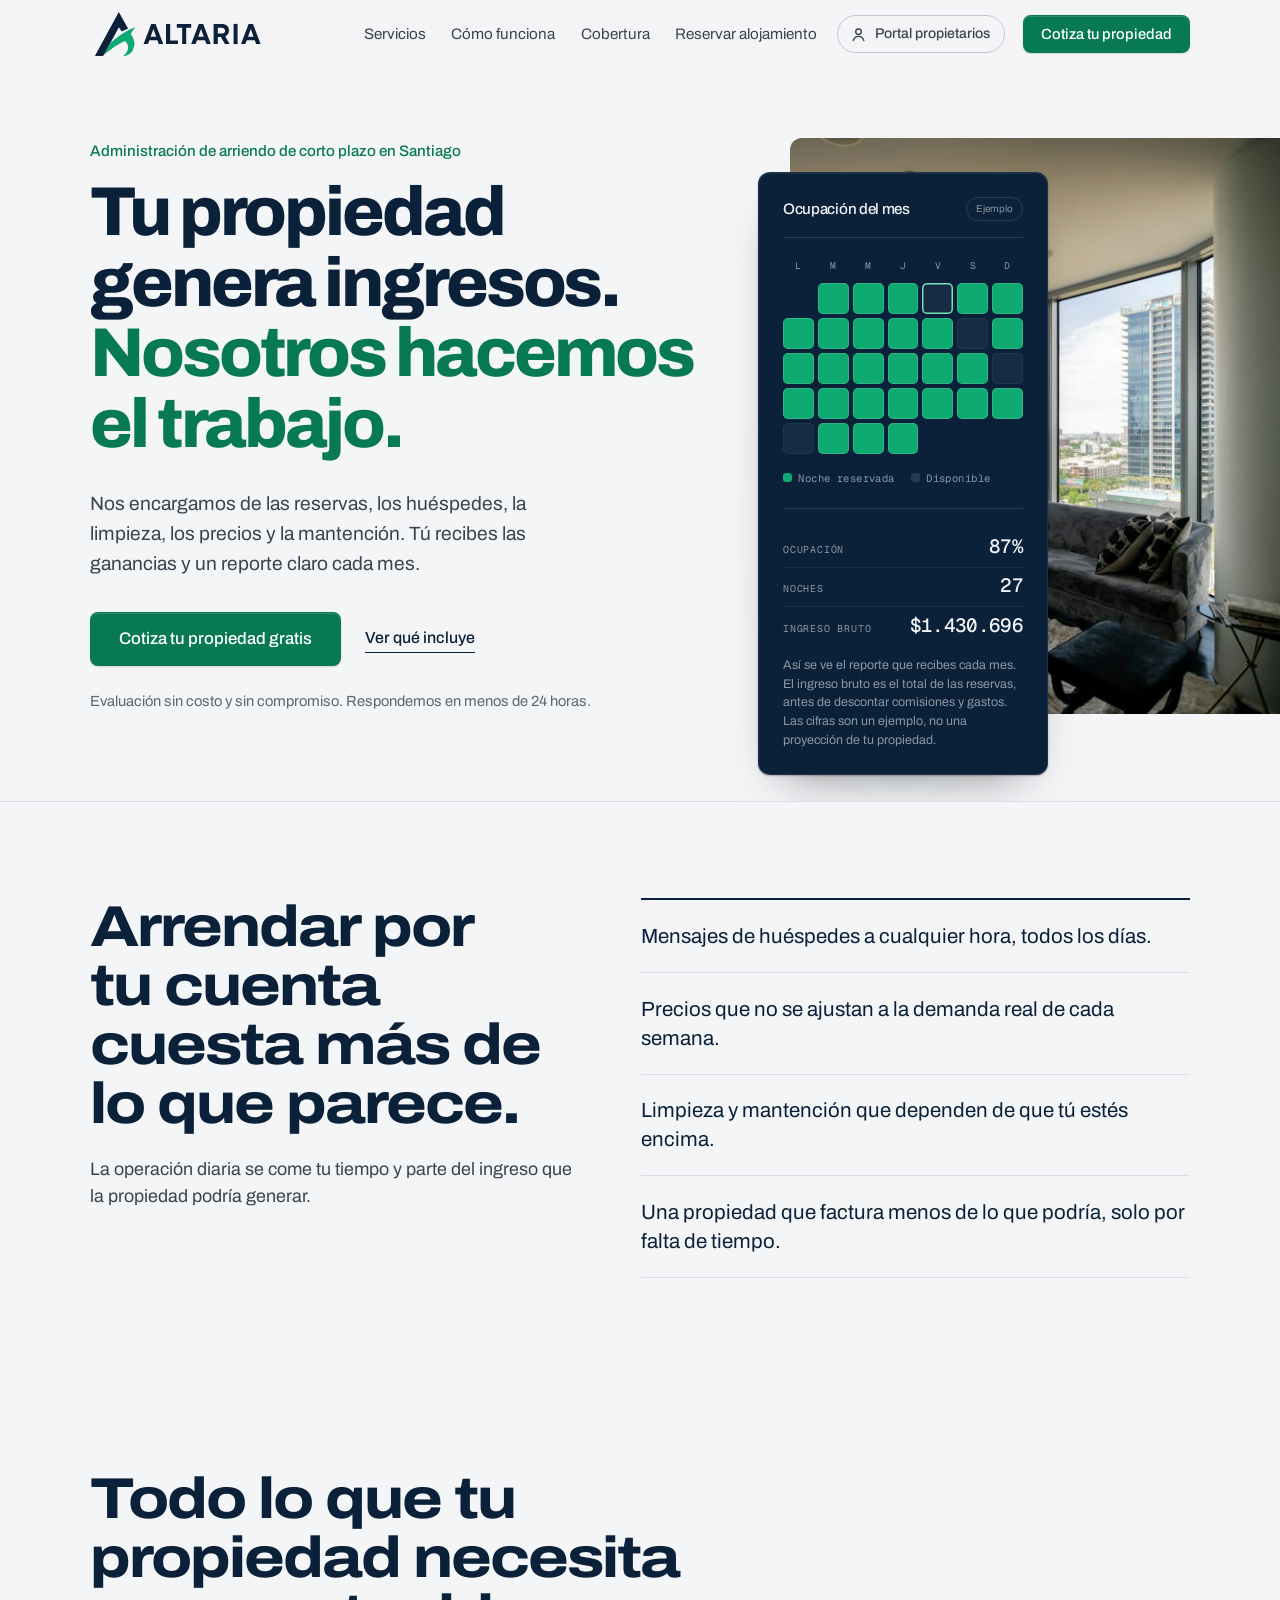
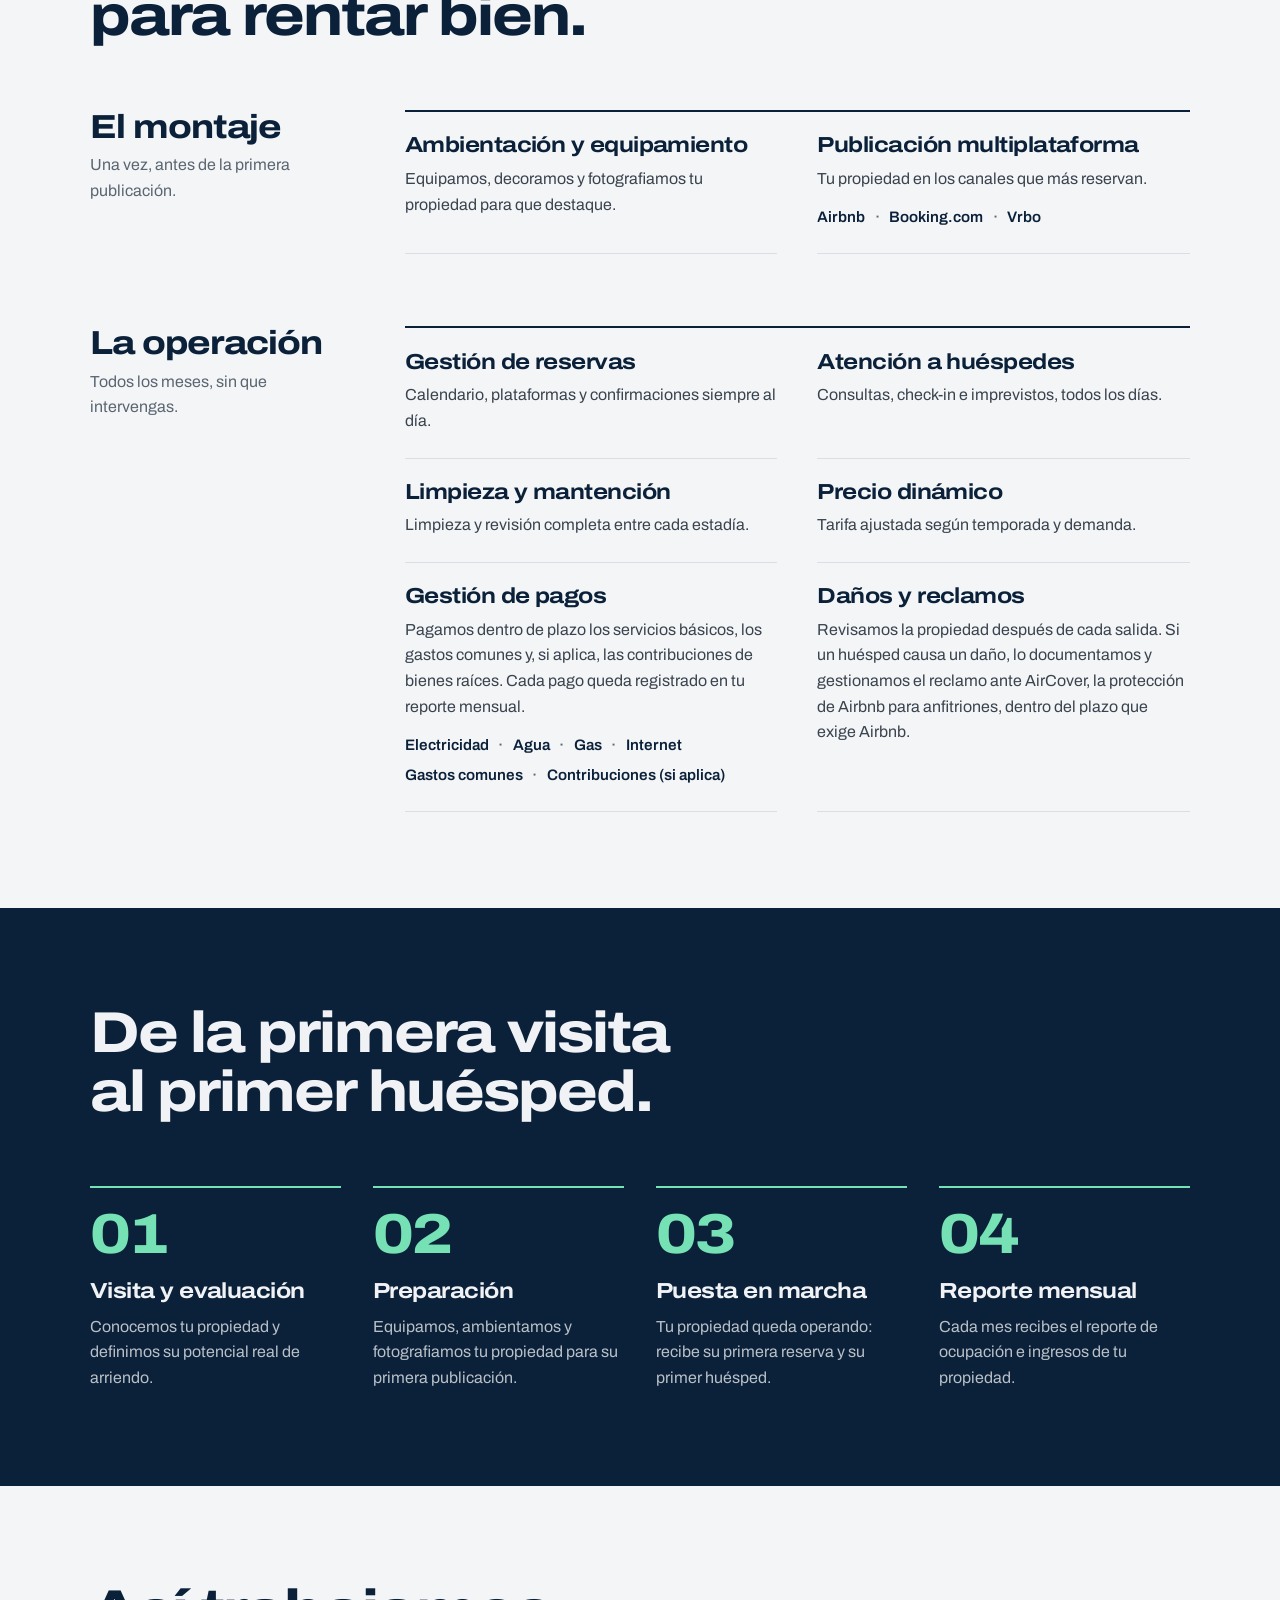
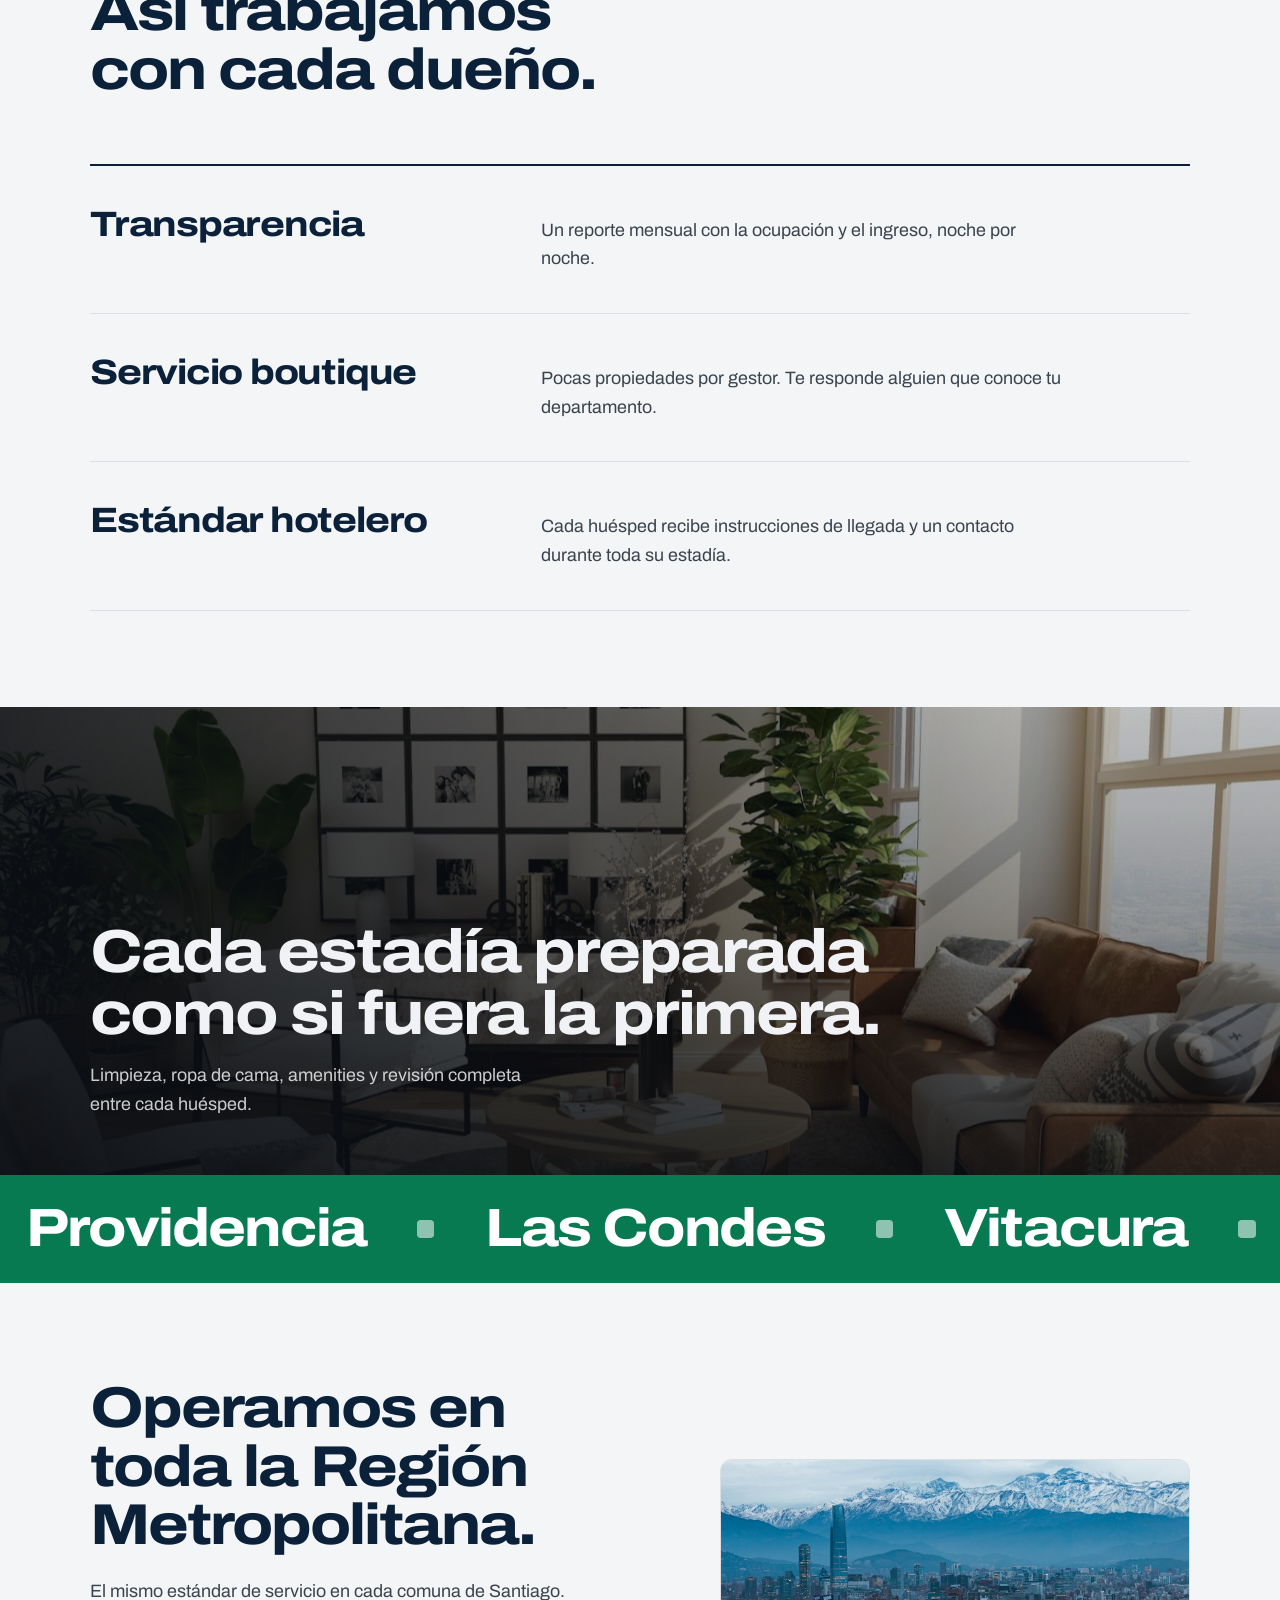
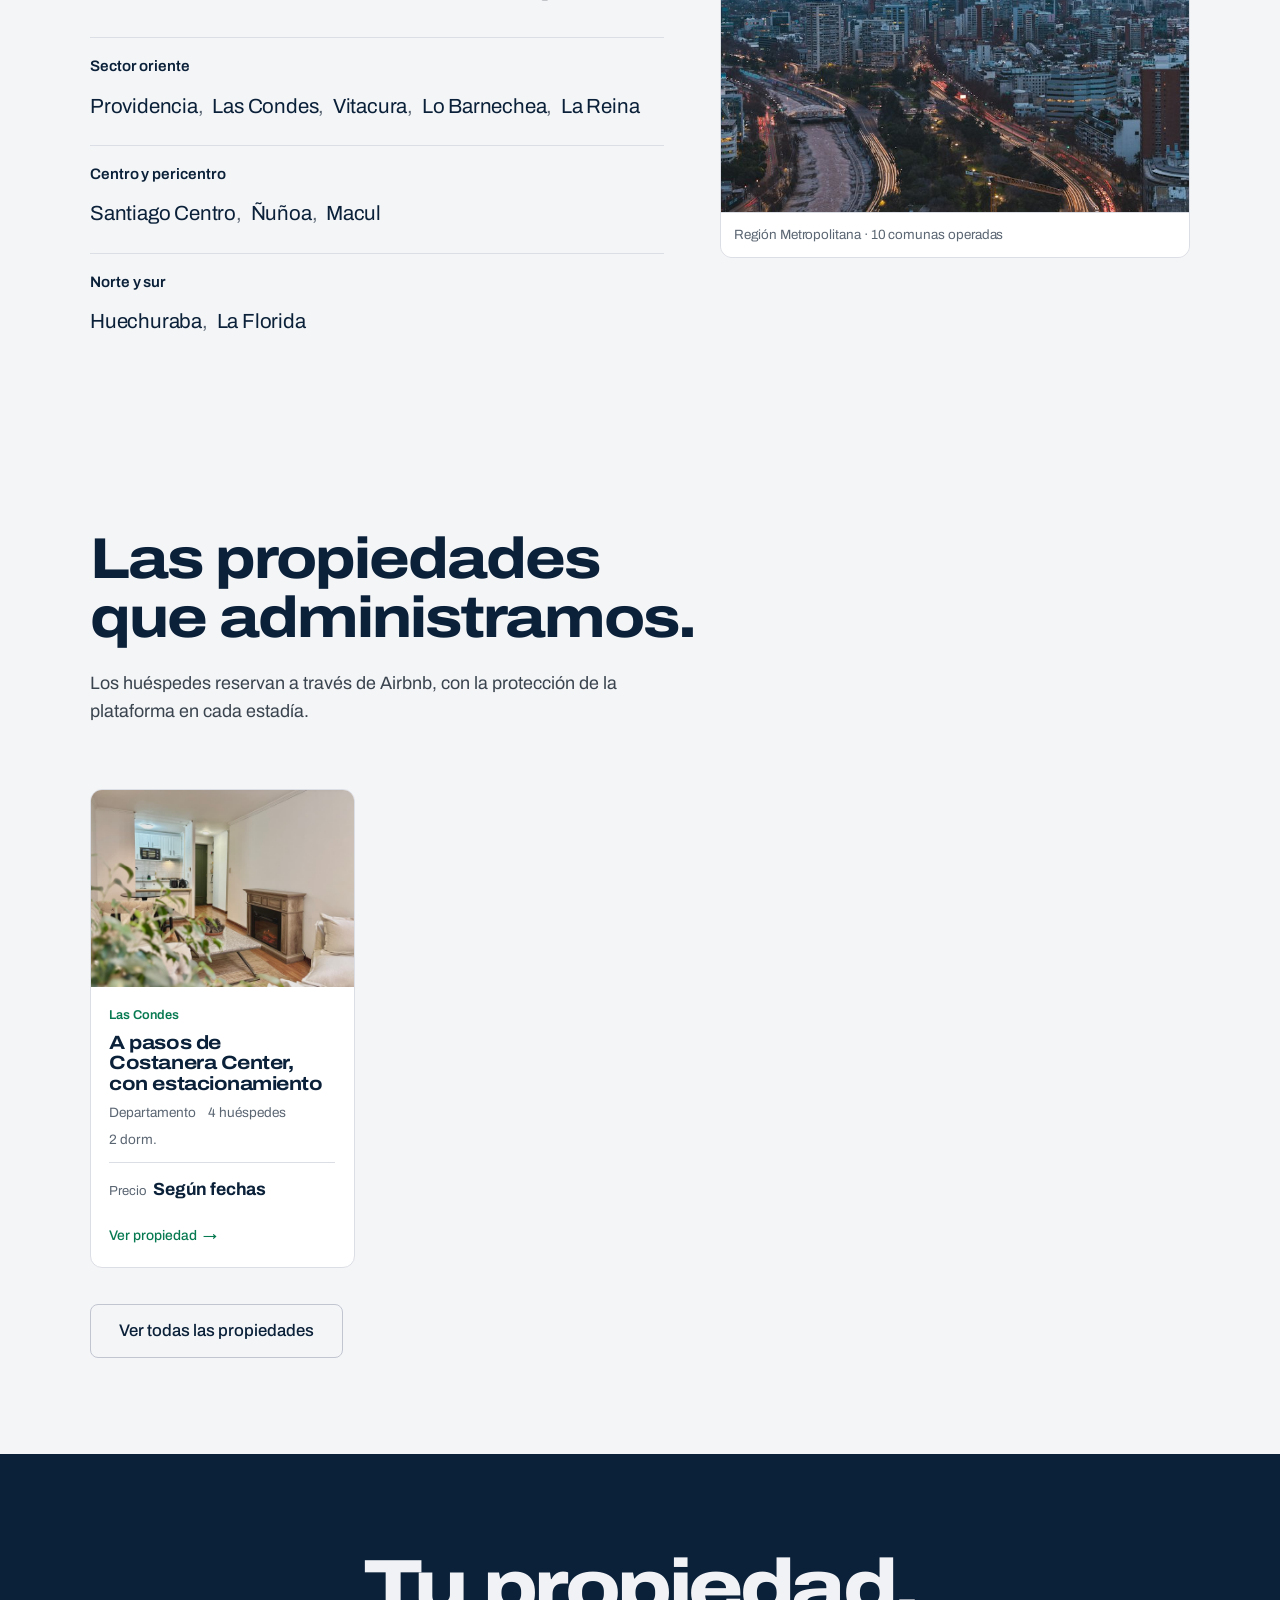
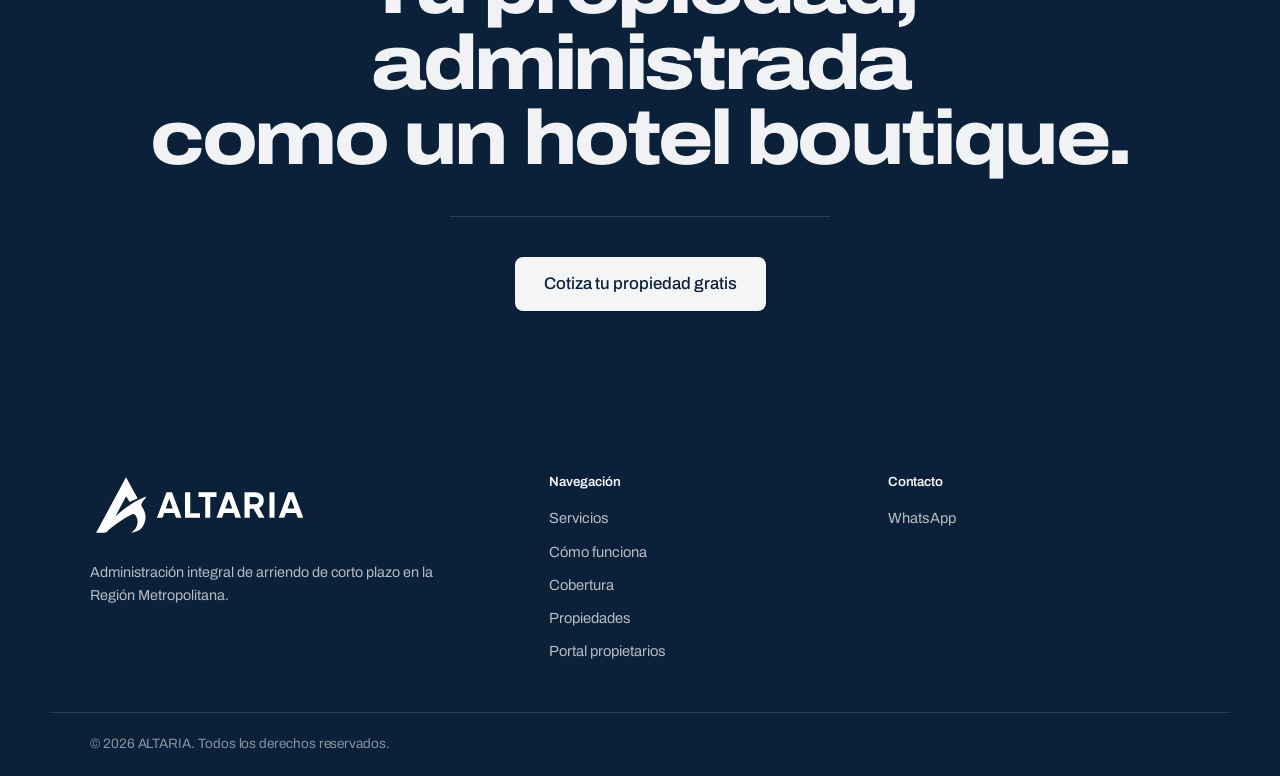
<file: index.html>
<!DOCTYPE html>
<html lang="es-CL">
<head>
<meta charset="UTF-8">
<meta name="viewport" content="width=device-width, initial-scale=1.0">
<title>ALTARIA | Administración de arriendo de corto plazo, Santiago</title>
<meta name="description" content="Administración integral de arriendo de corto plazo en toda la Región Metropolitana: reservas, huéspedes, limpieza y reportes claros. Tú recibes las ganancias.">
<meta name="theme-color" content="#F4F5F7">
<link rel="canonical" href="https://webnova.diegosanmartinb1996.workers.dev/">
<!-- NOTA: actualizar canonical y todas las URL absolutas de esta sección cuando ALTARIA tenga dominio propio -->

<meta property="og:title" content="ALTARIA | Tu propiedad genera ingresos. Nosotros hacemos el trabajo.">
<meta property="og:description" content="Administración integral de arriendo de corto plazo en toda la Región Metropolitana de Santiago.">
<meta property="og:type" content="website">
<meta property="og:site_name" content="ALTARIA">
<meta property="og:url" content="https://webnova.diegosanmartinb1996.workers.dev/">
<meta property="og:image" content="https://webnova.diegosanmartinb1996.workers.dev/assets/altaria-social.jpg">
<meta property="og:image:width" content="1200">
<meta property="og:image:height" content="630">
<meta property="og:image:alt" content="ALTARIA: administración de arriendo de corto plazo en Santiago">
<meta property="og:locale" content="es_CL">
<meta name="twitter:image:alt" content="ALTARIA: administración de arriendo de corto plazo en Santiago">
<meta name="twitter:card" content="summary_large_image">
<meta name="twitter:title" content="ALTARIA | Tu propiedad genera ingresos. Nosotros hacemos el trabajo.">
<meta name="twitter:description" content="Administración integral de arriendo de corto plazo en toda la Región Metropolitana de Santiago.">
<meta name="twitter:image" content="https://webnova.diegosanmartinb1996.workers.dev/assets/altaria-social.jpg">

<link rel="icon" type="image/svg+xml" href="assets/altaria-favicon.svg">
<link rel="icon" type="image/x-icon" href="assets/altaria-favicon.ico">
<link rel="apple-touch-icon" href="assets/altaria-apple-touch-icon.png">

<script type="application/ld+json">
{
  "@context": "https://schema.org",
  "@type": "Organization",
  "name": "ALTARIA",
  "logo": "https://webnova.diegosanmartinb1996.workers.dev/assets/altaria-logo.svg",
  "url": "https://webnova.diegosanmartinb1996.workers.dev/",
  "description": "Administración integral de arriendo de corto plazo en toda la Región Metropolitana de Santiago: reservas, huéspedes, limpieza, precios y reportes claros.",
  "areaServed": {
    "@type": "AdministrativeArea",
    "name": "Región Metropolitana de Santiago, Chile"
  }
}
</script>

<link rel="preconnect" href="https://fonts.googleapis.com">
<link rel="preconnect" href="https://fonts.gstatic.com" crossorigin>
<link href="https://fonts.googleapis.com/css2?family=Archivo:wdth,wght@62..125,300..800&family=Geist+Mono:wght@400;500&display=swap" rel="stylesheet">

<link rel="stylesheet" href="styles.css">
<script>document.documentElement.classList.add('js');</script>
</head>
<body>

<a class="skip-link" href="#main">Saltar al contenido</a>

<header class="site-header" data-header>
  <div class="header-inner">
    <a href="#top" class="brand" aria-label="ALTARIA, inicio">
      <img class="brand-logo" src="assets/altaria-logo.svg" alt="ALTARIA" width="880" height="270">
    </a>
    <nav class="main-nav" aria-label="Principal">
      <a href="#servicios">Servicios</a>
      <a href="#proceso">Cómo funciona</a>
      <a href="#cobertura">Cobertura</a>
      <a href="propiedades.html">Reservar alojamiento</a>
    </nav>
    <div class="header-actions">
      <a class="header-portal" href="portal-propietarios.html" title="Portal propietarios">
        <svg viewBox="0 0 20 20" fill="none" stroke="currentColor" stroke-width="1.6" stroke-linecap="round" aria-hidden="true"><circle cx="10" cy="6.75" r="3.25"/><path d="M3.75 17c.9-3.1 3.3-4.75 6.25-4.75s5.35 1.65 6.25 4.75"/></svg>
        <span class="header-portal-label">Portal propietarios</span>
      </a>
      <a class="btn btn-primary btn-nav" data-cta href="#">Cotiza tu propiedad</a>
    </div>
    <button class="nav-toggle" type="button" data-nav-toggle aria-expanded="false" aria-controls="mobile-nav" aria-label="Abrir menú">
      <span></span><span></span><span></span>
    </button>
  </div>
</header>

<nav class="mobile-nav" id="mobile-nav" data-mobile-nav aria-label="Menú móvil">
  <a href="#servicios">Servicios</a>
  <a href="#proceso">Cómo funciona</a>
  <a href="#cobertura">Cobertura</a>
  <a href="propiedades.html">Reservar alojamiento</a>
  <a href="portal-propietarios.html">Portal propietarios</a>
  <a class="btn btn-primary btn-lg" data-cta href="#">Cotiza tu propiedad gratis</a>
  <p class="mobile-nav-note">Evaluación sin costo y sin compromiso. Respondemos en 24 horas.</p>
</nav>

<main id="main">

  <!-- ============ HERO ============ -->
  <section class="hero" id="top">
    <div class="hero-inner">
      <div class="hero-copy">
        <p class="eyebrow" data-reveal>Administración de arriendo de corto plazo en Santiago</p>
        <h1 class="hero-title" data-hero-title>
          <span class="line"><span>Tu propiedad</span></span>
          <span class="line"><span>genera ingresos.</span></span>
          <span class="line"><span><em>Nosotros hacemos</em></span></span>
          <span class="line"><span><em>el trabajo.</em></span></span>
        </h1>
        <p class="hero-sub" data-reveal>
          Nos encargamos de las reservas, los huéspedes, la limpieza, los precios y la mantención.
          Tú recibes las ganancias y un reporte claro cada mes.
        </p>
        <div class="hero-actions" data-reveal>
          <a class="btn btn-primary btn-lg" data-cta href="#">Cotiza tu propiedad gratis</a>
          <a class="hero-secondary" href="#servicios">Ver qué incluye</a>
        </div>
        <p class="hero-trust" data-reveal>
          Evaluación sin costo y sin compromiso. Respondemos en menos de 24 horas.
        </p>
      </div>

      <!-- Foto de la propiedad con el panel de ocupación encima.
           La foto es un img real: se ve en celular y en escritorio. -->
      <div class="hero-visual">
      <img class="hero-img"
           src="assets/hero-estar-900.jpg"
           srcset="assets/hero-estar-900.jpg 900w, assets/hero-estar.jpg 1800w"
           sizes="(min-width: 1120px) 45vw, 100vw"
           alt="Living de un departamento con ventanales y vista a la ciudad"
           width="900" height="600" fetchpriority="high">

      <!-- Elemento firma: el calendario de ocupación y las cifras del mes -->
      <div class="panel-shell">
      <div class="panel" data-panel>
        <div class="panel-head">
          <p class="panel-title">Ocupación del mes</p>
          <span class="panel-tag">Ejemplo</span>
        </div>
        <div class="panel-cal" data-panel-cal aria-hidden="true"></div>
        <div class="panel-legend" aria-hidden="true">
          <span><i class="legend-booked"></i> Noche reservada</span>
          <span><i class="legend-free"></i> Disponible</span>
        </div>
        <dl class="panel-stats">
          <div>
            <dt>Ocupación</dt>
            <dd data-count="87" data-count-suffix="%">0%</dd>
          </div>
          <div>
            <dt>Noches</dt>
            <dd data-count="26">0</dd>
          </div>
          <div>
            <dt>Ingreso bruto</dt>
            <dd data-count="1380000" data-count-format="clp">$0</dd>
          </div>
        </dl>
        <p class="panel-foot">
          Así se ve el reporte que recibes cada mes. El ingreso bruto es el total de las reservas,
          antes de descontar comisiones y gastos. Las cifras son un ejemplo, no una proyección
          de tu propiedad.
        </p>
      </div>
      </div>
      </div>
    </div>
  </section>

  <!-- ============ POR QUÉ DELEGAR ============ -->
  <section class="section problema" id="por-que-delegar">
    <div class="section-inner">
      <div class="problema-grid">
        <div class="problema-intro">
          <h2 class="section-title">
            Arrendar por tu cuenta cuesta más de lo que parece.
          </h2>
          <p class="section-copy">
            La operación diaria se come tu tiempo y parte del ingreso que la propiedad podría generar.
          </p>
        </div>
        <ul class="pain-list">
          <li>
            Mensajes de huéspedes a cualquier hora, todos los días.
          </li>
          <li>
            Precios que no se ajustan a la demanda real de cada semana.
          </li>
          <li>
            Limpieza y mantención que dependen de que tú estés encima.
          </li>
          <li>
            Una propiedad que factura menos de lo que podría, solo por falta de tiempo.
          </li>
        </ul>
      </div>
    </div>
  </section>

  <!-- ============ SERVICIOS ============ -->
  <section class="section servicios" id="servicios">
    <div class="section-inner">
      <div class="section-head">
        <h2 class="section-title">Todo lo que tu propiedad necesita para rentar bien.</h2>
      </div>

      <!-- Dos grupos, no seis tarjetas iguales: el montaje ocurre una vez,
           la operación se repite cada mes. La diferencia es real, así que
           el tamaño de cada grupo la refleja. -->
      <div class="servicio-group">
        <div class="servicio-group-head">
          <h3 class="servicio-group-title">El montaje</h3>
          <p class="servicio-group-note">Una vez, antes de la primera publicación.</p>
        </div>
        <div class="servicios-grid servicios-grid--montaje">
          <article class="servicio-card">
            <h4>Ambientación y equipamiento</h4>
            <p>Equipamos, decoramos y fotografiamos tu propiedad para que destaque.</p>
          </article>
          <article class="servicio-card">
            <h4>Publicación multiplataforma</h4>
            <p>Tu propiedad en los canales que más reservan.</p>
            <ul class="platform-chips">
              <li>Airbnb</li>
              <li>Booking.com</li>
              <li>Vrbo</li>
            </ul>
          </article>
        </div>
      </div>

      <div class="servicio-group">
        <div class="servicio-group-head">
          <h3 class="servicio-group-title">La operación</h3>
          <p class="servicio-group-note">Todos los meses, sin que intervengas.</p>
        </div>
        <div class="servicios-grid servicios-grid--operacion">
          <article class="servicio-card">
            <h4>Gestión de reservas</h4>
            <p>Calendario, plataformas y confirmaciones siempre al día.</p>
          </article>
          <article class="servicio-card">
            <h4>Atención a huéspedes</h4>
            <p>Consultas, check-in e imprevistos, todos los días.</p>
          </article>
          <article class="servicio-card">
            <h4>Limpieza y mantención</h4>
            <p>Limpieza y revisión completa entre cada estadía.</p>
          </article>
          <article class="servicio-card">
            <h4>Precio dinámico</h4>
            <p>Tarifa ajustada según temporada y demanda.</p>
          </article>
          <article class="servicio-card">
            <h4>Gestión de pagos</h4>
            <p>
              Pagamos dentro de plazo los servicios básicos, los gastos comunes y, si aplica,
              las contribuciones de bienes raíces. Cada pago queda registrado en tu reporte mensual.
            </p>
            <ul class="platform-chips">
              <li>Electricidad</li>
              <li>Agua</li>
              <li>Gas</li>
              <li>Internet</li>
              <li>Gastos comunes</li>
              <li>Contribuciones (si aplica)</li>
            </ul>
          </article>
          <article class="servicio-card">
            <h4>Daños y reclamos</h4>
            <p>
              Revisamos la propiedad después de cada salida. Si un huésped causa un daño, lo documentamos
              y gestionamos el reclamo ante AirCover, la protección de Airbnb para anfitriones, dentro del
              plazo que exige Airbnb.
            </p>
          </article>
        </div>
      </div>
    </div>
  </section>

  <!-- ============ CÓMO FUNCIONA (sección oscura) ============ -->
  <section class="section section--ink proceso" id="proceso">
    <div class="section-inner">
      <div class="section-head">
        <h2 class="section-title">De la primera visita al primer huésped.</h2>
      </div>

      <ol class="proceso-list">
        <li>
          <span class="proceso-num">01</span>
          <h3>Visita y evaluación</h3>
          <p>Conocemos tu propiedad y definimos su potencial real de arriendo.</p>
        </li>
        <li>
          <span class="proceso-num">02</span>
          <h3>Preparación</h3>
          <p>Equipamos, ambientamos y fotografiamos tu propiedad para su primera publicación.</p>
        </li>
        <li>
          <span class="proceso-num">03</span>
          <h3>Puesta en marcha</h3>
          <p>Tu propiedad queda operando: recibe su primera reserva y su primer huésped.</p>
        </li>
        <li>
          <span class="proceso-num">04</span>
          <h3>Reporte mensual</h3>
          <p>Cada mes recibes el reporte de ocupación e ingresos de tu propiedad.</p>
        </li>
      </ol>
    </div>
  </section>

  <!-- ============ DIFERENCIADOR ============ -->
  <section class="section diferenciador" id="diferenciador">
    <div class="section-inner">
      <div class="section-head">
        <h2 class="section-title">Así trabajamos con cada dueño.</h2>
      </div>

      <div class="pillars">
        <div class="pillar">
          <span class="pillar-label">Transparencia</span>
          <p>Un reporte mensual con la ocupación y el ingreso, noche por noche.</p>
        </div>
        <div class="pillar">
          <span class="pillar-label">Servicio boutique</span>
          <p>Pocas propiedades por gestor. Te responde alguien que conoce tu departamento.</p>
        </div>
        <div class="pillar">
          <span class="pillar-label">Estándar hotelero</span>
          <p>Cada huésped recibe instrucciones de llegada y un contacto durante toda su estadía.</p>
        </div>
      </div>
    </div>
  </section>

  <!-- ============ BANDA FOTOGRÁFICA ============ -->
  <section class="band">
    <img src="assets/interior-estar.jpg"
         srcset="assets/interior-estar-800.jpg 800w, assets/interior-estar.jpg 1600w"
         sizes="100vw"
         alt="Living de un departamento preparado para recibir huéspedes"
         loading="lazy" width="1600" height="1200">
    <div class="band-inner">
      <h2 class="band-title">Cada estadía preparada como si fuera la primera.</h2>
      <p class="band-note">
        Limpieza, ropa de cama, amenities y revisión completa entre cada huésped.
      </p>
    </div>
  </section>

  <!-- ============ FRANJA DE COMUNAS (en movimiento) ============ -->
  <div class="marquee" aria-hidden="true">
    <div class="marquee-track">
      <div class="marquee-group"><span>Providencia</span><span>Las Condes</span><span>Vitacura</span><span>Lo Barnechea</span><span>La Reina</span><span>Santiago Centro</span><span>Ñuñoa</span><span>Macul</span><span>Huechuraba</span><span>La Florida</span></div>
      <div class="marquee-group"><span>Providencia</span><span>Las Condes</span><span>Vitacura</span><span>Lo Barnechea</span><span>La Reina</span><span>Santiago Centro</span><span>Ñuñoa</span><span>Macul</span><span>Huechuraba</span><span>La Florida</span></div>
    </div>
  </div>

  <!-- ============ COBERTURA ============ -->
  <section class="section cobertura" id="cobertura">
    <div class="section-inner cobertura-grid">
      <div class="cobertura-copy">
        <h2 class="section-title">Operamos en toda la Región Metropolitana.</h2>
        <p class="section-copy">
          El mismo estándar de servicio en cada comuna de Santiago.
        </p>

        <div class="sector-list">
          <div>
            <p class="sector-name">Sector oriente</p>
            <ul class="comuna-chips">
              <li>Providencia</li>
              <li>Las Condes</li>
              <li>Vitacura</li>
              <li>Lo Barnechea</li>
              <li>La Reina</li>
            </ul>
          </div>
          <div>
            <p class="sector-name">Centro y pericentro</p>
            <ul class="comuna-chips">
              <li>Santiago Centro</li>
              <li>Ñuñoa</li>
              <li>Macul</li>
            </ul>
          </div>
          <div>
            <p class="sector-name">Norte y sur</p>
            <ul class="comuna-chips">
              <li>Huechuraba</li>
              <li>La Florida</li>
            </ul>
          </div>
        </div>
      </div>

      <figure class="cobertura-photo">
        <img src="assets/santiago-cordillera.jpg"
             srcset="assets/santiago-cordillera-800.jpg 800w, assets/santiago-cordillera.jpg 1600w"
             sizes="(min-width: 980px) 40vw, 100vw"
             alt="Vista de Santiago con la cordillera de los Andes al fondo"
             loading="lazy" width="1600" height="1067">
        <figcaption>Región Metropolitana · 10 comunas operadas</figcaption>
      </figure>
    </div>
  </section>

  <!-- ============ GALERÍA (teaser del catálogo) ============ -->
  <section class="section galeria" id="galeria">
    <div class="section-inner">
      <div class="section-head">
        <h2 class="section-title">Las propiedades que administramos.</h2>
        <p class="section-copy">
          Los huéspedes reservan a través de Airbnb, con la protección de la plataforma en cada estadía.
        </p>
      </div>

      <!-- Las tarjetas se generan desde assets/properties.js (booking.js) -->
      <div class="gallery-grid" data-property-teaser></div>

      <div class="galeria-teaser-cta">
        <a class="btn btn-ghost btn-lg" href="propiedades.html">Ver todas las propiedades</a>
      </div>
    </div>
  </section>

  <!-- ============ CTA FINAL (sección oscura) ============ -->
  <section class="section section--ink cta-final">
    <div class="section-inner">
      <h2 class="cta-final-title">Tu propiedad, administrada<br>como un hotel boutique.</h2>
      <div class="cta-final-rule" aria-hidden="true"></div>
      <a class="btn btn-primary btn-lg" data-cta href="#">Cotiza tu propiedad gratis</a>
    </div>
  </section>

</main>

<footer class="site-footer">
  <div class="footer-inner">
    <div class="footer-brand">
      <img class="brand-logo" src="assets/altaria-logo-blanco.svg" alt="ALTARIA" width="880" height="270" loading="lazy">
      <p>Administración integral de arriendo de corto plazo en la Región Metropolitana.</p>
    </div>
    <div class="footer-col">
      <p class="footer-heading">Navegación</p>
      <a href="#servicios">Servicios</a>
      <a href="#proceso">Cómo funciona</a>
      <a href="#cobertura">Cobertura</a>
      <a href="propiedades.html">Propiedades</a>
      <a href="portal-propietarios.html">Portal propietarios</a>
    </div>
    <div class="footer-col">
      <p class="footer-heading">Contacto</p>
      <a data-cta href="#">WhatsApp</a>
    </div>
  </div>
  <div class="footer-bottom">
    <p>© 2026 ALTARIA. Todos los derechos reservados.</p>
  </div>
</footer>

<div class="mobile-cta" data-mobile-cta>
  <a class="btn btn-primary" data-cta href="#">Cotiza tu propiedad gratis</a>
</div>

<script src="assets/config.js"></script>
<script src="script.js"></script>
<script src="assets/properties.js"></script>
<script src="booking.js"></script>
</body>
</html>
</file>
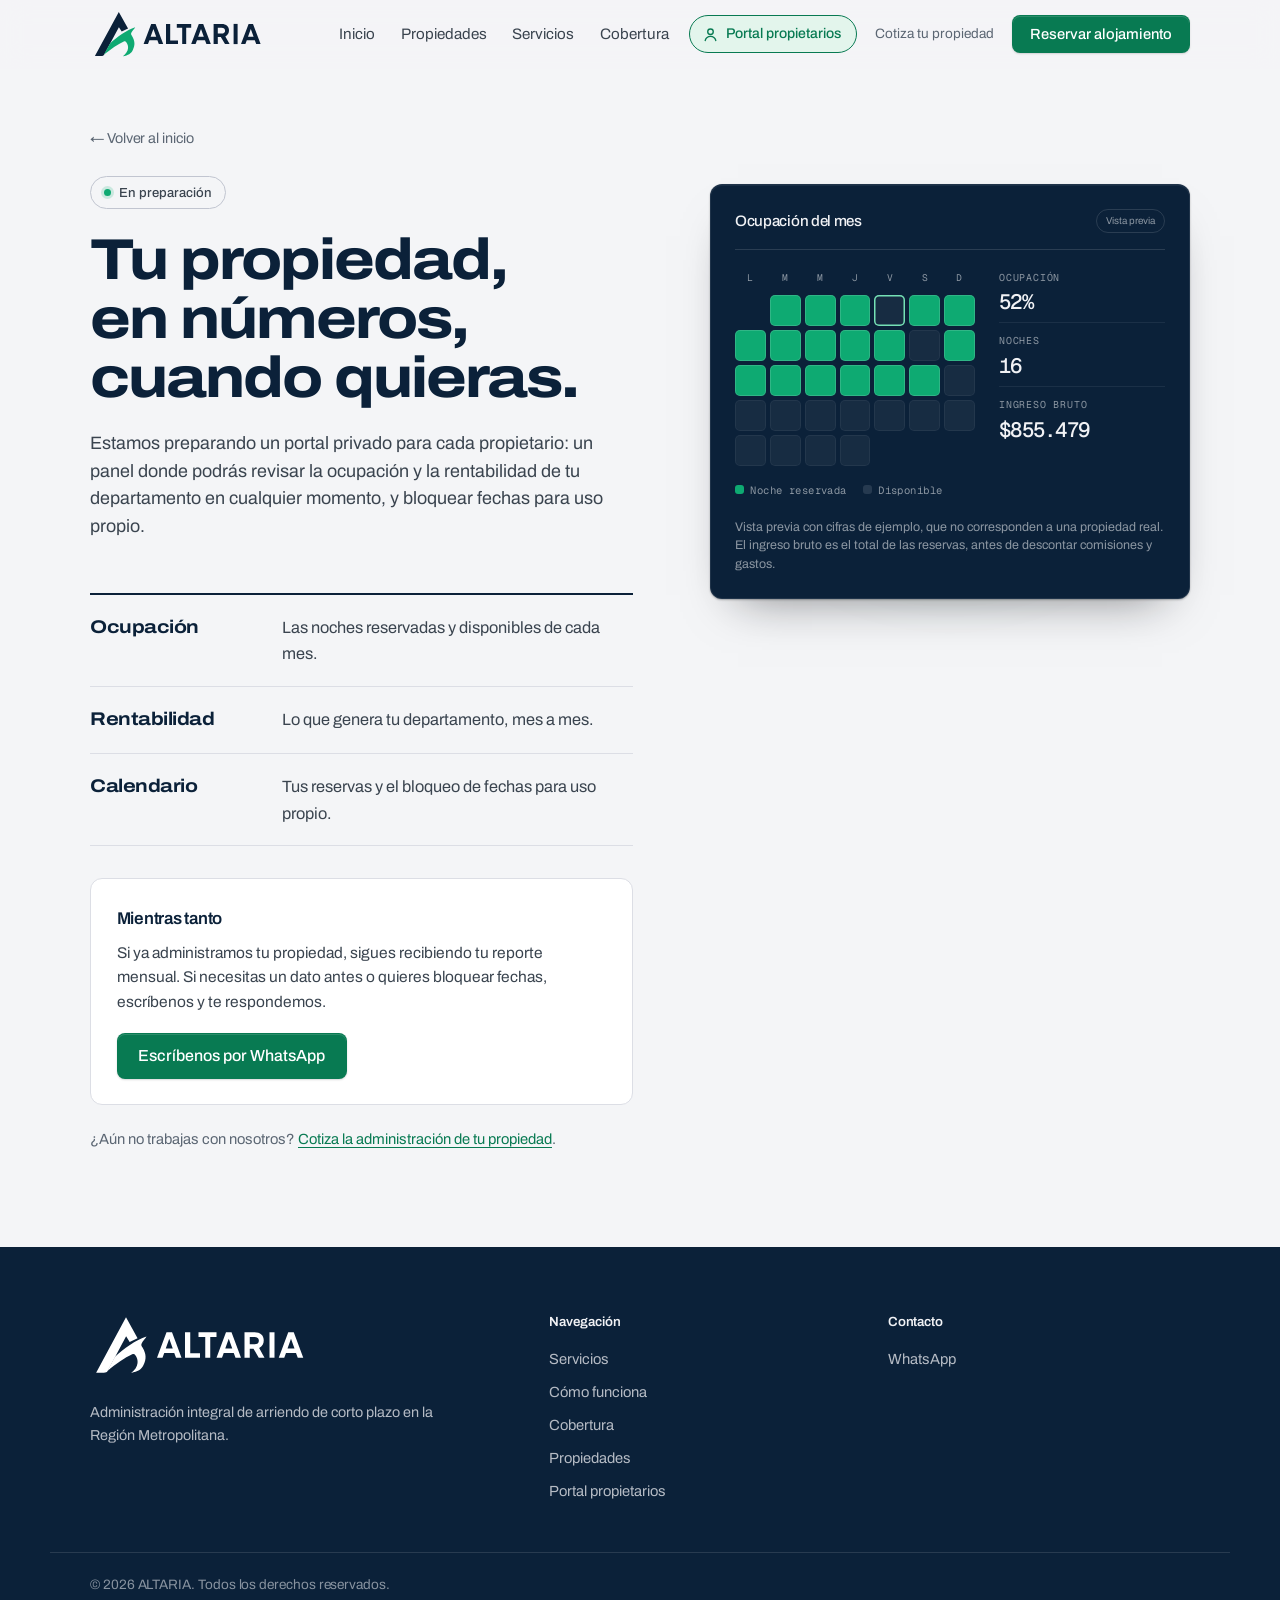
<file: portal-propietarios.html>
<!DOCTYPE html>
<html lang="es-CL">
<head>
<meta charset="UTF-8">
<meta name="viewport" content="width=device-width, initial-scale=1.0">
<meta name="theme-color" content="#F4F5F7">
<title>Portal propietarios | ALTARIA</title>
<meta name="description" content="Portal privado para propietarios de ALTARIA: la ocupación, la rentabilidad y el calendario de tu propiedad en un solo lugar. Disponible próximamente.">
<!-- Página en preparación: fuera de buscadores y del sitemap hasta que el portal exista -->
<meta name="robots" content="noindex">

<meta property="og:title" content="Portal propietarios | ALTARIA">
<meta property="og:description" content="La ocupación, la rentabilidad y el calendario de tu propiedad en un solo lugar. Disponible próximamente.">
<meta property="og:type" content="website">
<meta property="og:site_name" content="ALTARIA">
<meta property="og:url" content="https://webnova.diegosanmartinb1996.workers.dev/portal-propietarios.html">
<meta property="og:image" content="https://webnova.diegosanmartinb1996.workers.dev/assets/altaria-social.jpg">
<meta property="og:image:width" content="1200">
<meta property="og:image:height" content="630">
<meta property="og:image:alt" content="ALTARIA: administración de arriendo de corto plazo en Santiago">
<meta property="og:locale" content="es_CL">

<link rel="icon" type="image/svg+xml" href="assets/altaria-favicon.svg">
<link rel="icon" type="image/x-icon" href="assets/altaria-favicon.ico">
<link rel="apple-touch-icon" href="assets/altaria-apple-touch-icon.png">

<link rel="preconnect" href="https://fonts.googleapis.com">
<link rel="preconnect" href="https://fonts.gstatic.com" crossorigin>
<link href="https://fonts.googleapis.com/css2?family=Archivo:wdth,wght@62..125,300..800&family=Geist+Mono:wght@400;500&display=swap" rel="stylesheet">

<link rel="stylesheet" href="styles.css">
<script>document.documentElement.classList.add('js');</script>
</head>
<body>

<a class="skip-link" href="#main">Saltar al contenido</a>

<header class="site-header" data-header>
  <div class="header-inner">
    <a href="index.html" class="brand" aria-label="ALTARIA, inicio">
      <img class="brand-logo" src="assets/altaria-logo.svg" alt="ALTARIA" width="880" height="270">
    </a>
    <nav class="main-nav" aria-label="Principal">
      <a href="index.html">Inicio</a>
      <a href="propiedades.html">Propiedades</a>
      <a href="index.html#servicios">Servicios</a>
      <a href="index.html#cobertura">Cobertura</a>
    </nav>
    <div class="header-actions">
      <a class="header-portal" href="portal-propietarios.html" title="Portal propietarios" aria-current="page">
        <svg viewBox="0 0 20 20" fill="none" stroke="currentColor" stroke-width="1.6" stroke-linecap="round" aria-hidden="true"><circle cx="10" cy="6.75" r="3.25"/><path d="M3.75 17c.9-3.1 3.3-4.75 6.25-4.75s5.35 1.65 6.25 4.75"/></svg>
        <span class="header-portal-label">Portal propietarios</span>
      </a>
      <a class="header-secondary" data-cta href="#">Cotiza tu propiedad</a>
      <a class="btn btn-primary btn-nav" href="propiedades.html">Reservar alojamiento</a>
    </div>
    <button class="nav-toggle" type="button" data-nav-toggle aria-expanded="false" aria-controls="mobile-nav" aria-label="Abrir menú">
      <span></span><span></span><span></span>
    </button>
  </div>
</header>

<nav class="mobile-nav" id="mobile-nav" data-mobile-nav aria-label="Menú móvil">
  <a href="index.html">Inicio</a>
  <a href="propiedades.html">Propiedades</a>
  <a href="index.html#servicios">Servicios</a>
  <a href="index.html#cobertura">Cobertura</a>
  <a href="portal-propietarios.html" aria-current="page">Portal propietarios</a>
  <a class="btn btn-primary btn-lg" href="propiedades.html">Reservar alojamiento</a>
  <p class="mobile-nav-note">¿Eres propietario? <a data-cta href="#">Cotiza la administración de tu propiedad</a>.</p>
</nav>

<main id="main">

  <section class="page-header section portal">
    <div class="section-inner">
      <a class="back-link" href="index.html">← Volver al inicio</a>

      <div class="portal-grid">
        <div class="portal-intro">
          <p class="portal-status"><i aria-hidden="true"></i> En preparación</p>
          <h1 class="section-title">Tu propiedad, en números, cuando quieras.</h1>
          <p class="section-copy">
            Estamos preparando un portal privado para cada propietario: un panel donde podrás
            revisar la ocupación y la rentabilidad de tu departamento en cualquier momento,
            y bloquear fechas para uso propio.
          </p>
        </div>

        <!-- Vista previa: el mismo panel de ocupación de la portada (script.js lo dibuja) -->
        <div class="portal-visual">
          <div class="panel-shell">
          <div class="panel" data-panel>
            <div class="panel-head">
              <p class="panel-title">Ocupación del mes</p>
              <span class="panel-tag">Vista previa</span>
            </div>
            <div class="panel-cal" data-panel-cal aria-hidden="true"></div>
            <div class="panel-legend" aria-hidden="true">
              <span><i class="legend-booked"></i> Noche reservada</span>
              <span><i class="legend-free"></i> Disponible</span>
            </div>
            <dl class="panel-stats">
              <div>
                <dt>Ocupación</dt>
                <dd data-count="87" data-count-suffix="%">0%</dd>
              </div>
              <div>
                <dt>Noches</dt>
                <dd data-count="26">0</dd>
              </div>
              <div>
                <dt>Ingreso bruto</dt>
                <dd data-count="1380000" data-count-format="clp">$0</dd>
              </div>
            </dl>
            <p class="panel-foot">
              Vista previa con cifras de ejemplo, que no corresponden a una propiedad real.
              El ingreso bruto es el total de las reservas, antes de descontar comisiones y gastos.
            </p>
          </div>
          </div>
        </div>

        <div class="portal-details">
          <h2 class="sr-only">Qué incluirá el portal</h2>
          <ul class="portal-features">
            <li>
              <strong>Ocupación</strong>
              <span>Las noches reservadas y disponibles de cada mes.</span>
            </li>
            <li>
              <strong>Rentabilidad</strong>
              <span>Lo que genera tu departamento, mes a mes.</span>
            </li>
            <li>
              <strong>Calendario</strong>
              <span>Tus reservas y el bloqueo de fechas para uso propio.</span>
            </li>
          </ul>

          <div class="portal-note">
            <p class="portal-note-title">Mientras tanto</p>
            <p>
              Si ya administramos tu propiedad, sigues recibiendo tu reporte mensual.
              Si necesitas un dato antes o quieres bloquear fechas, escríbenos y te respondemos.
            </p>
            <a class="btn btn-primary" data-cta
               data-cta-message="Hola ALTARIA, administran mi propiedad y quiero hacer una consulta."
               href="#">Escríbenos por WhatsApp</a>
          </div>

          <p class="portal-prospect">
            ¿Aún no trabajas con nosotros? <a data-cta href="#">Cotiza la administración de tu propiedad</a>.
          </p>
        </div>
      </div>
    </div>
  </section>

</main>

<footer class="site-footer">
  <div class="footer-inner">
    <div class="footer-brand">
      <img class="brand-logo" src="assets/altaria-logo-blanco.svg" alt="ALTARIA" width="880" height="270" loading="lazy">
      <p>Administración integral de arriendo de corto plazo en la Región Metropolitana.</p>
    </div>
    <div class="footer-col">
      <p class="footer-heading">Navegación</p>
      <a href="index.html#servicios">Servicios</a>
      <a href="index.html#proceso">Cómo funciona</a>
      <a href="index.html#cobertura">Cobertura</a>
      <a href="propiedades.html">Propiedades</a>
      <a href="portal-propietarios.html">Portal propietarios</a>
    </div>
    <div class="footer-col">
      <p class="footer-heading">Contacto</p>
      <a data-cta href="#">WhatsApp</a>
    </div>
  </div>
  <div class="footer-bottom">
    <p>© 2026 ALTARIA. Todos los derechos reservados.</p>
  </div>
</footer>

<script src="assets/config.js"></script>
<script src="script.js"></script>
</body>
</html>
</file>
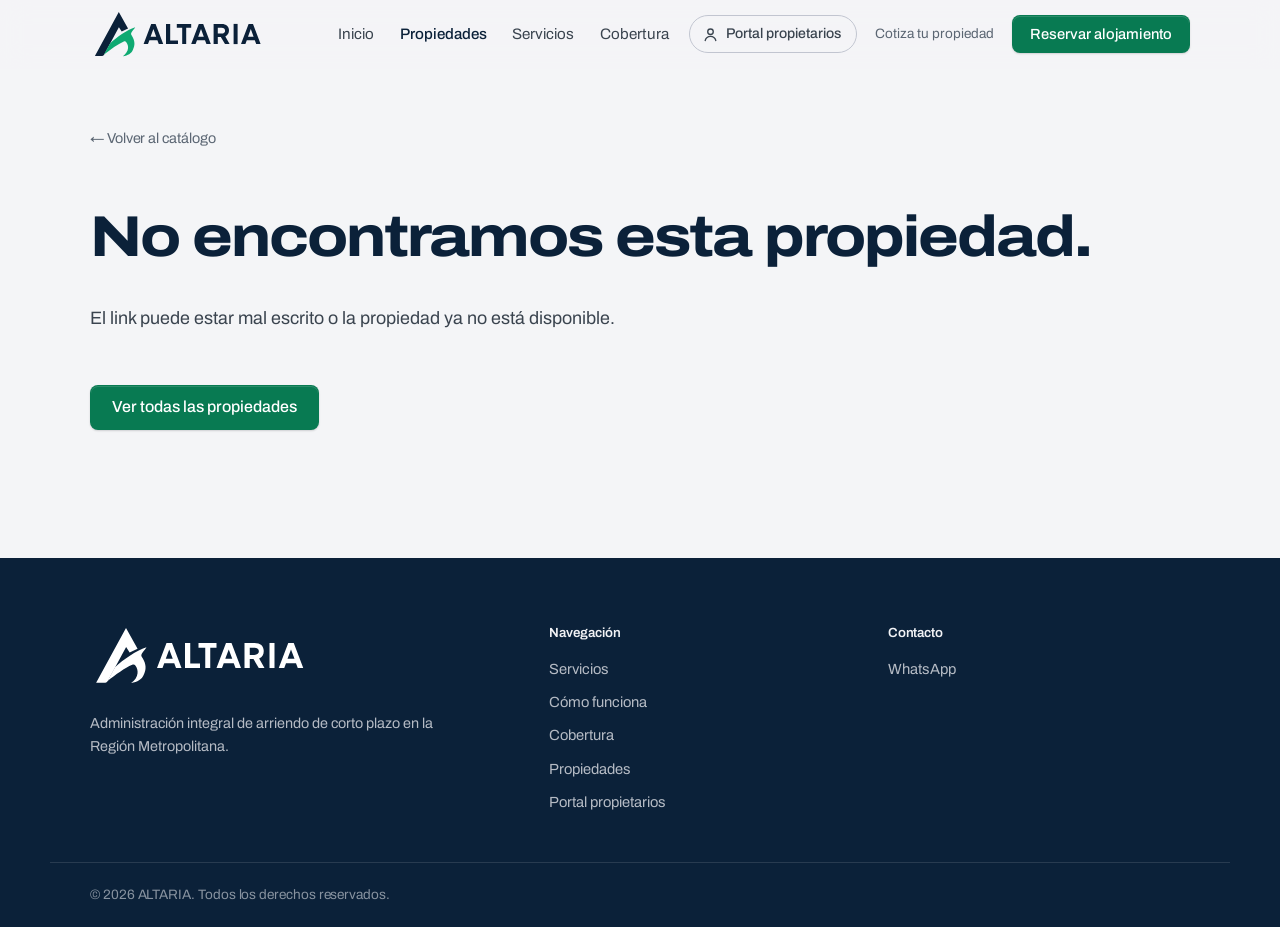
<file: propiedad.html>
<!DOCTYPE html>
<html lang="es-CL">
<head>
<meta charset="UTF-8">
<meta name="viewport" content="width=device-width, initial-scale=1.0">
<link rel="canonical" href="https://webnova.diegosanmartinb1996.workers.dev/propiedades.html">
<meta name="robots" content="noindex, follow">
<meta name="theme-color" content="#F4F5F7">
<title>Propiedad | ALTARIA</title>
<meta name="description" content="Ficha de propiedad administrada por ALTARIA. Revisa fotos, equipamiento y precio, y resérvala a través de Airbnb.">

<meta property="og:title" content="Propiedad | ALTARIA">
<meta property="og:description" content="Ficha de propiedad administrada por ALTARIA. Revisa fotos, equipamiento y precio, y resérvala a través de Airbnb.">
<meta property="og:type" content="website">
<meta property="og:site_name" content="ALTARIA">
<meta property="og:url" content="https://webnova.diegosanmartinb1996.workers.dev/propiedades.html">
<meta property="og:image" content="https://webnova.diegosanmartinb1996.workers.dev/assets/altaria-social.jpg">
<meta property="og:image:width" content="1200">
<meta property="og:image:height" content="630">
<meta property="og:image:alt" content="ALTARIA: administración de arriendo de corto plazo en Santiago">
<meta property="og:locale" content="es_CL">
<meta name="twitter:image:alt" content="ALTARIA: administración de arriendo de corto plazo en Santiago">
<meta name="twitter:card" content="summary_large_image">
<meta name="twitter:title" content="Propiedad | ALTARIA">
<meta name="twitter:description" content="Ficha de propiedad administrada por ALTARIA. Revisa fotos, equipamiento y precio, y resérvala a través de Airbnb.">
<meta name="twitter:image" content="https://webnova.diegosanmartinb1996.workers.dev/assets/altaria-social.jpg">

<link rel="icon" type="image/svg+xml" href="assets/altaria-favicon.svg">
<link rel="icon" type="image/x-icon" href="assets/altaria-favicon.ico">
<link rel="apple-touch-icon" href="assets/altaria-apple-touch-icon.png">

<link rel="preconnect" href="https://fonts.googleapis.com">
<link rel="preconnect" href="https://fonts.gstatic.com" crossorigin>
<link href="https://fonts.googleapis.com/css2?family=Archivo:wdth,wght@62..125,300..800&family=Geist+Mono:wght@400;500&display=swap" rel="stylesheet">

<link rel="stylesheet" href="styles.css">
<script>document.documentElement.classList.add('js');</script>
</head>
<body>

<a class="skip-link" href="#main">Saltar al contenido</a>

<header class="site-header" data-header>
  <div class="header-inner">
    <a href="index.html" class="brand" aria-label="ALTARIA, inicio">
      <img class="brand-logo" src="assets/altaria-logo.svg" alt="ALTARIA" width="880" height="270">
    </a>
    <nav class="main-nav" aria-label="Principal">
      <a href="index.html">Inicio</a>
      <a href="propiedades.html" class="nav-active">Propiedades</a>
      <a href="index.html#servicios">Servicios</a>
      <a href="index.html#cobertura">Cobertura</a>
    </nav>
    <div class="header-actions">
      <a class="header-portal" href="portal-propietarios.html" title="Portal propietarios">
        <svg viewBox="0 0 20 20" fill="none" stroke="currentColor" stroke-width="1.6" stroke-linecap="round" aria-hidden="true"><circle cx="10" cy="6.75" r="3.25"/><path d="M3.75 17c.9-3.1 3.3-4.75 6.25-4.75s5.35 1.65 6.25 4.75"/></svg>
        <span class="header-portal-label">Portal propietarios</span>
      </a>
      <a class="header-secondary" data-cta href="#">Cotiza tu propiedad</a>
      <a class="btn btn-primary btn-nav" href="propiedades.html">Reservar alojamiento</a>
    </div>
    <button class="nav-toggle" type="button" data-nav-toggle aria-expanded="false" aria-controls="mobile-nav" aria-label="Abrir menú">
      <span></span><span></span><span></span>
    </button>
  </div>
</header>

<nav class="mobile-nav" id="mobile-nav" data-mobile-nav aria-label="Menú móvil">
  <a href="index.html">Inicio</a>
  <a href="propiedades.html">Propiedades</a>
  <a href="index.html#servicios">Servicios</a>
  <a href="index.html#cobertura">Cobertura</a>
  <a href="portal-propietarios.html">Portal propietarios</a>
  <a class="btn btn-primary btn-lg" href="propiedades.html">Reservar alojamiento</a>
  <p class="mobile-nav-note">¿Eres propietario? <a data-cta href="#">Cotiza la administración de tu propiedad</a>.</p>
</nav>

<main id="main">

  <section class="page-header section">
    <div class="section-inner">
      <a class="back-link" href="propiedades.html">← Volver al catálogo</a>

      <div class="property-not-found" data-property-not-found hidden>
        <h1 class="section-title">No encontramos esta propiedad.</h1>
        <p class="section-copy">El link puede estar mal escrito o la propiedad ya no está disponible.</p>
        <a class="btn btn-primary" href="propiedades.html">Ver todas las propiedades</a>
      </div>

      <noscript>
        <p class="noscript-aviso">
          La ficha de esta propiedad necesita JavaScript para cargarse. Escríbenos por WhatsApp y te respondemos con la información que necesitas.
        </p>
      </noscript>
      <div class="property-detail" data-property-detail>
        <div class="property-media">
          <div class="gallery-photo property-photo-main" data-property-photo></div>
          <ul class="property-thumbs" data-property-thumbs aria-label="Fotos de la propiedad" hidden></ul>
        </div>
        <div class="property-detail-info">
          <span class="property-detail-comuna" data-property-comuna></span>
          <h1 data-property-nombre>Cargando la propiedad</h1>
          <ul class="property-detail-chips comuna-chips" data-property-chips></ul>
          <p class="property-detail-price">
            <span class="property-detail-price-label">Precio</span>
            <span data-property-precio></span>
          </p>
          <p class="property-detail-desc" data-property-desc></p>
          <div class="property-detail-amenities">
            <h2 class="property-detail-amenities-title">Equipamiento</h2>
            <ul class="comuna-chips" data-property-amenities></ul>
          </div>
          <a class="btn btn-primary btn-lg" data-property-cta href="propiedades.html">Reservar esta propiedad</a>
          <p class="property-detail-note">La reserva y el pago se hacen en Airbnb, con la protección de la plataforma.</p>
        </div>
      </div>
    </div>
  </section>

</main>

<footer class="site-footer">
  <div class="footer-inner">
    <div class="footer-brand">
      <img class="brand-logo" src="assets/altaria-logo-blanco.svg" alt="ALTARIA" width="880" height="270" loading="lazy">
      <p>Administración integral de arriendo de corto plazo en la Región Metropolitana.</p>
    </div>
    <div class="footer-col">
      <p class="footer-heading">Navegación</p>
      <a href="index.html#servicios">Servicios</a>
      <a href="index.html#proceso">Cómo funciona</a>
      <a href="index.html#cobertura">Cobertura</a>
      <a href="propiedades.html">Propiedades</a>
      <a href="portal-propietarios.html">Portal propietarios</a>
    </div>
    <div class="footer-col">
      <p class="footer-heading">Contacto</p>
      <a data-cta href="#">WhatsApp</a>
    </div>
  </div>
  <div class="footer-bottom">
    <p>© 2026 ALTARIA. Todos los derechos reservados.</p>
  </div>
</footer>

<div class="mobile-cta" data-mobile-cta>
  <a class="btn btn-primary" data-property-cta href="propiedades.html">Reservar alojamiento</a>
</div>

<script src="assets/config.js"></script>
<script src="script.js"></script>
<script src="assets/properties.js"></script>
<script src="booking.js"></script>
</body>
</html>
</file>
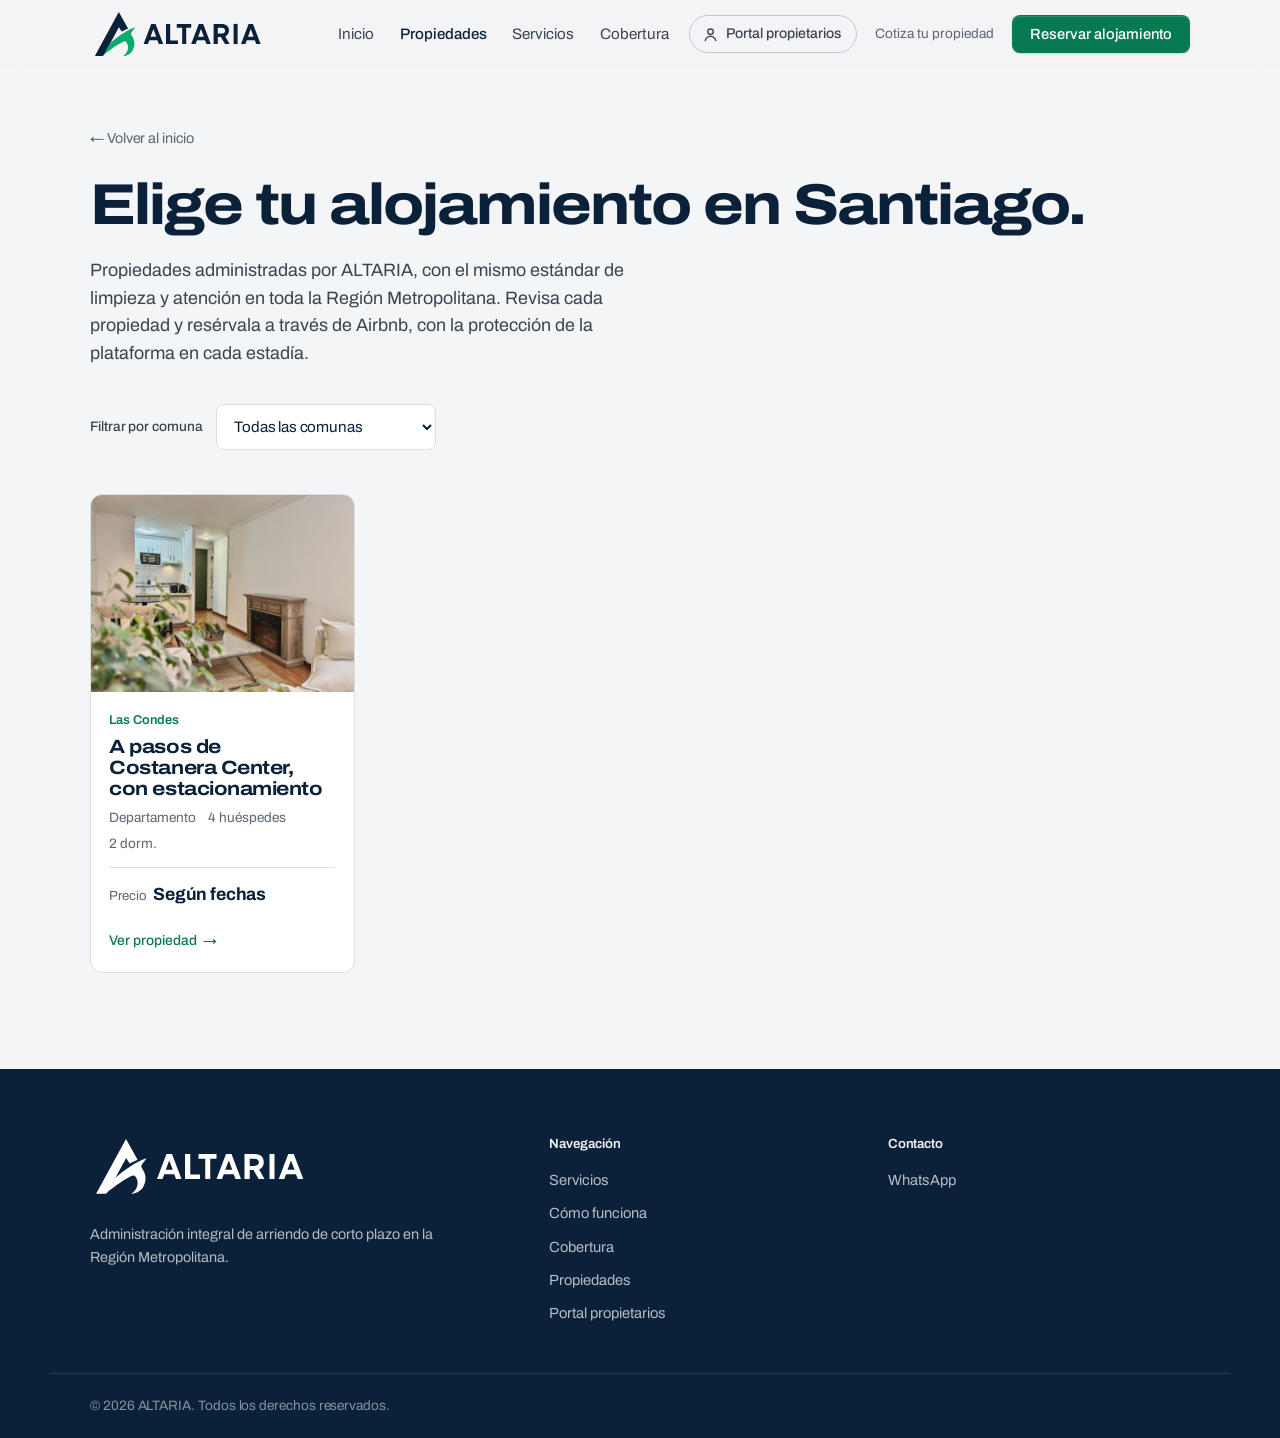
<file: propiedades.html>
<!DOCTYPE html>
<html lang="es-CL">
<head>
<meta charset="UTF-8">
<meta name="viewport" content="width=device-width, initial-scale=1.0">
<meta name="theme-color" content="#F4F5F7">
<title>Reserva tu alojamiento | ALTARIA, Santiago</title>
<meta name="description" content="Propiedades administradas por ALTARIA en toda la Región Metropolitana. Elige tu alojamiento y resérvalo a través de Airbnb.">
<link rel="canonical" href="https://webnova.diegosanmartinb1996.workers.dev/propiedades.html">

<meta property="og:title" content="Reserva tu alojamiento | ALTARIA, Santiago">
<meta property="og:description" content="Propiedades administradas por ALTARIA en toda la Región Metropolitana. Elige tu alojamiento y resérvalo a través de Airbnb.">
<meta property="og:type" content="website">
<meta property="og:site_name" content="ALTARIA">
<meta property="og:url" content="https://webnova.diegosanmartinb1996.workers.dev/propiedades.html">
<meta property="og:image" content="https://webnova.diegosanmartinb1996.workers.dev/assets/altaria-social.jpg">
<meta property="og:image:width" content="1200">
<meta property="og:image:height" content="630">
<meta property="og:image:alt" content="ALTARIA: administración de arriendo de corto plazo en Santiago">
<meta property="og:locale" content="es_CL">
<meta name="twitter:image:alt" content="ALTARIA: administración de arriendo de corto plazo en Santiago">
<meta name="twitter:card" content="summary_large_image">
<meta name="twitter:title" content="Reserva tu alojamiento | ALTARIA, Santiago">
<meta name="twitter:description" content="Propiedades administradas por ALTARIA en toda la Región Metropolitana. Elige tu alojamiento y resérvalo a través de Airbnb.">
<meta name="twitter:image" content="https://webnova.diegosanmartinb1996.workers.dev/assets/altaria-social.jpg">

<link rel="icon" type="image/svg+xml" href="assets/altaria-favicon.svg">
<link rel="icon" type="image/x-icon" href="assets/altaria-favicon.ico">
<link rel="apple-touch-icon" href="assets/altaria-apple-touch-icon.png">

<link rel="preconnect" href="https://fonts.googleapis.com">
<link rel="preconnect" href="https://fonts.gstatic.com" crossorigin>
<link href="https://fonts.googleapis.com/css2?family=Archivo:wdth,wght@62..125,300..800&family=Geist+Mono:wght@400;500&display=swap" rel="stylesheet">

<link rel="stylesheet" href="styles.css">
<script>document.documentElement.classList.add('js');</script>
</head>
<body>

<a class="skip-link" href="#main">Saltar al contenido</a>

<header class="site-header" data-header>
  <div class="header-inner">
    <a href="index.html" class="brand" aria-label="ALTARIA, inicio">
      <img class="brand-logo" src="assets/altaria-logo.svg" alt="ALTARIA" width="880" height="270">
    </a>
    <nav class="main-nav" aria-label="Principal">
      <a href="index.html">Inicio</a>
      <a href="propiedades.html" class="nav-active">Propiedades</a>
      <a href="index.html#servicios">Servicios</a>
      <a href="index.html#cobertura">Cobertura</a>
    </nav>
    <div class="header-actions">
      <a class="header-portal" href="portal-propietarios.html" title="Portal propietarios">
        <svg viewBox="0 0 20 20" fill="none" stroke="currentColor" stroke-width="1.6" stroke-linecap="round" aria-hidden="true"><circle cx="10" cy="6.75" r="3.25"/><path d="M3.75 17c.9-3.1 3.3-4.75 6.25-4.75s5.35 1.65 6.25 4.75"/></svg>
        <span class="header-portal-label">Portal propietarios</span>
      </a>
      <a class="header-secondary" data-cta href="#">Cotiza tu propiedad</a>
      <a class="btn btn-primary btn-nav" href="propiedades.html">Reservar alojamiento</a>
    </div>
    <button class="nav-toggle" type="button" data-nav-toggle aria-expanded="false" aria-controls="mobile-nav" aria-label="Abrir menú">
      <span></span><span></span><span></span>
    </button>
  </div>
</header>

<nav class="mobile-nav" id="mobile-nav" data-mobile-nav aria-label="Menú móvil">
  <a href="index.html">Inicio</a>
  <a href="propiedades.html">Propiedades</a>
  <a href="index.html#servicios">Servicios</a>
  <a href="index.html#cobertura">Cobertura</a>
  <a href="portal-propietarios.html">Portal propietarios</a>
  <a class="btn btn-primary btn-lg" href="propiedades.html">Reservar alojamiento</a>
  <p class="mobile-nav-note">¿Eres propietario? <a data-cta href="#">Cotiza la administración de tu propiedad</a>.</p>
</nav>

<main id="main">

  <section class="page-header section">
    <div class="section-inner">
      <a class="back-link" href="index.html">← Volver al inicio</a>
      <h1 class="section-title">Elige tu alojamiento en Santiago.</h1>
      <p class="section-copy">
        Propiedades administradas por ALTARIA, con el mismo estándar de limpieza y atención
        en toda la Región Metropolitana. Revisa cada propiedad y resérvala a través de Airbnb,
        con la protección de la plataforma en cada estadía.
      </p>

      <div class="filter-bar">
        <label for="comuna-filter">Filtrar por comuna</label>
        <select id="comuna-filter" data-comuna-filter>
          <option value="">Todas las comunas</option>
        </select>
      </div>

      <noscript>
        <p class="noscript-aviso">
          El catálogo de propiedades necesita JavaScript para cargarse. Escríbenos por WhatsApp y te respondemos con la información que necesitas.
        </p>
      </noscript>
      <h2 class="sr-only">Propiedades disponibles</h2>
      <div class="property-grid" data-property-grid></div>
      <p class="filter-empty" data-filter-empty hidden>No hay propiedades en esa comuna por ahora.</p>
    </div>
  </section>

</main>

<footer class="site-footer">
  <div class="footer-inner">
    <div class="footer-brand">
      <img class="brand-logo" src="assets/altaria-logo-blanco.svg" alt="ALTARIA" width="880" height="270" loading="lazy">
      <p>Administración integral de arriendo de corto plazo en la Región Metropolitana.</p>
    </div>
    <div class="footer-col">
      <p class="footer-heading">Navegación</p>
      <a href="index.html#servicios">Servicios</a>
      <a href="index.html#proceso">Cómo funciona</a>
      <a href="index.html#cobertura">Cobertura</a>
      <a href="propiedades.html">Propiedades</a>
      <a href="portal-propietarios.html">Portal propietarios</a>
    </div>
    <div class="footer-col">
      <p class="footer-heading">Contacto</p>
      <a data-cta href="#">WhatsApp</a>
    </div>
  </div>
  <div class="footer-bottom">
    <p>© 2026 ALTARIA. Todos los derechos reservados.</p>
  </div>
</footer>

<script src="assets/config.js"></script>
<script src="script.js"></script>
<script src="assets/properties.js"></script>
<script src="booking.js"></script>
</body>
</html>
</file>
<file: styles.css>
/* ============================================================
   ALTARIA: sistema visual "Liquidación"

   Base clara, secciones de contraste en azul noche (derivado del
   azul de marca, no negro). Tipografía Archivo en dos anchos: los
   títulos van ensanchados y grandes, el texto corrido en ancho
   normal. El logo ALTARIA usa trazados SVG y la mono queda para cifras.
   El elemento firma es la liquidación mensual del hero: el
   documento que el dueño recibe cada mes.
   ============================================================ */

/* ============================================================
   1. Tokens
   ============================================================ */
:root{
  /* paleta base */
  --paper:#F4F5F7;
  --paper-2:#FFFFFF;
  --paper-3:#E6E8EE;
  --ink:#0B2139;
  --ink-2:#14344E;
  --ink-3:#1E4968;
  /* azul noche: las secciones de contraste */
  --night:#0B2139;
  --night-2:#14344E;
  --night-3:#1E4968;

  /* tokens de superficie (los sobreescriben .section--ink y .panel) */
  --surface:var(--paper);
  --surface-2:var(--paper-2);
  --surface-3:var(--paper-3);
  --fg:var(--ink);
  --fg-soft:#3A444F;
  --fg-faint:#5B6673;
  --line-c:#DCDEE5;
  --line-2:#E8EAEF;
  --line-strong:#C1C5D0;

  /* acción */
  --accent:#087A52;
  --accent-hover:#066443;
  --accent-ink:#FFFFFF;
  --accent-text:#087A52;
  --accent-soft:#E3F5EC;
  --accent-ring:rgba(14,170,114,.18);

  /* estado */
  --ok:#087A52;
  --ok-fill:#0EAA72;
  --ok-soft:#E4F6EE;
  --danger:#B23A10;
  --danger-soft:#FBEAE2;

  /* tipografía: Archivo en dos anchos; mono para cifras del reporte */
  --font-sans:'Archivo',-apple-system,'Segoe UI',sans-serif;
  --font-display:'Archivo',-apple-system,'Segoe UI',sans-serif;
  --display-stretch:116%;
  --font-mono:'Geist Mono','IBM Plex Mono',ui-monospace,'Courier New',monospace;

  /* layout */
  --container:1180px;
  --gutter:clamp(1.25rem,5vw,2.5rem);
  --section-pad:clamp(4rem,7.5vw,6.5rem);
  --radius:12px;
  --radius-sm:8px;
  --radius-xs:5px;
  --header-h:60px;

  --ease:cubic-bezier(.22,1,.36,1);
}

@media (min-width:900px){
  :root{ --header-h:68px; }
}

/* Superficies oscuras: solo se reasignan tokens */
.section--ink{
  --surface:var(--night);
  --surface-2:var(--night-2);
  --surface-3:var(--night-3);
}
.panel{
  --surface:var(--ink);
  --surface-2:var(--ink-2);
  --surface-3:var(--ink-3);
}
.section--ink,
.panel{
  --fg:#F1F2F5;
  --fg-soft:rgba(241,242,245,.76);
  --fg-faint:rgba(241,242,245,.56);
  --line-c:rgba(241,242,245,.13);
  --line-2:rgba(241,242,245,.07);
  --line-strong:rgba(241,242,245,.28);
  --accent-text:#75E1B5;
  --accent-soft:rgba(117,225,181,.13);
  --ok:#5EE9A4;
  --ok-soft:rgba(94,233,164,.14);
  color:var(--fg);
}
.section--ink{ background:var(--night); }

/* ============================================================
   2. Reset
   ============================================================ */
*,*::before,*::after{ box-sizing:border-box; }
html{ scroll-behavior:smooth; scroll-padding-top:calc(var(--header-h) + 1rem); }
body{ margin:0; }
img{ max-width:100%; height:auto; display:block; }
ul,ol{ list-style:none; margin:0; padding:0; }
a{ color:inherit; text-decoration:none; }
h1,h2,h3,h4,p,dl,dd,figure{ margin:0; }
button{ font:inherit; border:none; background:none; color:inherit; }
[hidden]{ display:none !important; }

body{
  background:var(--paper);
  color:var(--ink);
  font-family:var(--font-sans);
  font-size:17px;
  font-weight:400;
  line-height:1.6;
  letter-spacing:0;
  -webkit-font-smoothing:antialiased;
  text-rendering:optimizeLegibility;
  overflow-x:hidden;
  padding-top:var(--header-h);
}

@media (prefers-reduced-motion:reduce){
  html{ scroll-behavior:auto; }
  *,*::before,*::after{
    animation-duration:.01ms !important;
    animation-iteration-count:1 !important;
    transition-duration:.01ms !important;
  }
}

.skip-link{
  position:absolute;
  left:-9999px;
  top:0;
  z-index:300;
  background:var(--accent);
  color:var(--accent-ink);
  padding:.7rem 1.1rem;
  border-radius:0 0 var(--radius-sm) 0;
  font-size:.8rem;
}
.skip-link:focus{ left:0; top:0; }

:focus-visible{
  outline:2px solid var(--accent);
  outline-offset:3px;
  border-radius:3px;
}
.section--ink :focus-visible,
.panel :focus-visible{ outline-color:#75E1B5; }

/* ============================================================
   3. Tipografía
   ============================================================ */

.eyebrow{
  font-size:.95rem;
  font-weight:500;
  color:var(--accent-text);
  margin-bottom:1rem;
}

/* Rotulos de seccion y de ficha: sans, sin versalitas ni tracking */
.sector-name,
.footer-heading,
.property-card-comuna,
.property-detail-comuna{
  font-family:var(--font-sans);
  font-weight:600;
  letter-spacing:-.005em;
  text-transform:none;
}

/* Títulos: Archivo ensanchado. El ancho extra es la voz de la marca:
   firme, de letrero, legible de lejos. */
h1,h2,h3,h4{
  font-family:var(--font-display);
  font-stretch:var(--display-stretch);
  font-weight:700;
  letter-spacing:-.02em;
  line-height:1.08;
  text-wrap:balance;
}

.section-title{
  font-size:clamp(2.2rem,4.6vw,3.6rem);
  font-weight:750;
  letter-spacing:-.035em;
  line-height:1.02;
  color:var(--fg);
}

.section-copy{
  margin-top:1.4rem;
  max-width:56ch;
  font-size:clamp(1.05rem,1.4vw,1.2rem);
  line-height:1.55;
  color:var(--fg-soft);
}

.section-head{ margin-bottom:clamp(2.5rem,5vw,4rem); }
.section-head .section-title{ max-width:18ch; }

/* Cifras: tabulares, en la misma familia */
.num{
  font-variant-numeric:tabular-nums;
  letter-spacing:-.01em;
}

/* ============================================================
   4. Botones
   ============================================================ */
.btn{
  display:inline-flex;
  align-items:center;
  justify-content:center;
  gap:.5rem;
  font-family:var(--font-sans);
  font-weight:500;
  font-size:1rem;
  letter-spacing:0;
  line-height:1;
  padding:.85rem 1.3rem;
  border-radius:var(--radius-sm);
  border:1px solid transparent;
  cursor:pointer;
  text-align:center;
  transition:background-color .18s var(--ease), color .18s var(--ease),
             border-color .18s var(--ease), box-shadow .18s var(--ease),
             transform .12s var(--ease);
}
.btn:active{ transform:translateY(1px); }

.btn-primary{
  background:var(--accent);
  color:var(--accent-ink);
  box-shadow:0 1px 2px rgba(12,15,20,.16), inset 0 1px 0 rgba(255,255,255,.14);
}
.btn-primary:hover{
  background:var(--accent-hover);
  box-shadow:0 1px 2px rgba(12,15,20,.2), 0 0 0 4px var(--accent-ring),
             inset 0 1px 0 rgba(255,255,255,.14);
}

/* Sobre fondo oscuro el azul sólido pierde contraste: el botón se vuelve papel */
.section--ink .btn-primary{
  background:var(--paper);
  color:var(--ink);
  box-shadow:0 1px 2px rgba(0,0,0,.3);
}
.section--ink .btn-primary:hover{
  background:#FFFFFF;
  box-shadow:0 1px 2px rgba(0,0,0,.3), 0 0 0 4px rgba(241,242,245,.14);
}

.btn-ghost{
  background:transparent;
  color:var(--fg);
  border-color:var(--line-strong);
}
.btn-ghost:hover{ border-color:var(--fg); background:var(--surface-2); }

.btn-lg{ padding:1.1rem 1.75rem; font-size:1.05rem; }

@media (max-width:479px){
  .btn-lg{ width:100%; }
}

/* ============================================================
   5. Contenedores
   ============================================================ */
.section-inner,
.header-inner,
.footer-inner,
.footer-bottom{
  width:100%;
  max-width:var(--container);
  margin-inline:auto;
  padding-inline:var(--gutter);
}

.section{
  padding-block:var(--section-pad);
  background:var(--surface);
  color:var(--fg);
  position:relative;
}

/* ============================================================
   6. Header
   ============================================================ */
.site-header{
  position:fixed;
  top:0; left:0; right:0;
  z-index:120;
  background:rgba(244,245,247,.82);
  backdrop-filter:saturate(1.6) blur(14px);
  -webkit-backdrop-filter:saturate(1.6) blur(14px);
  border-bottom:1px solid transparent;
  transition:border-color .25s var(--ease), background-color .25s var(--ease);
}
.site-header.is-stuck{
  border-bottom-color:var(--line-c);
  background:rgba(244,245,247,.94);
}

.header-inner{
  height:var(--header-h);
  display:flex;
  align-items:center;
  gap:1.25rem;
}

.brand{
  display:flex;
  align-items:center;
  gap:.55rem;
  flex-shrink:0;
  margin-right:auto;
}
.brand-logo{
  width:156px;
  height:auto;
  display:block;
}
@media (min-width:1120px){
  .site-header .brand-logo{ width:176px; }
}

.main-nav{
  display:none;
  align-items:center;
  gap:1.6rem;
  white-space:nowrap;
}
.main-nav a{
  font-size:.95rem;
  letter-spacing:0;
  color:var(--fg-soft);
  transition:color .18s var(--ease);
}
.main-nav a:hover{ color:var(--fg); }
.nav-active{ color:var(--fg) !important; font-weight:500; }

.header-actions{
  display:none;
  align-items:center;
  gap:1.15rem;
  white-space:nowrap;
}
.header-secondary{
  font-size:.85rem;
  color:var(--fg-faint);
  transition:color .18s var(--ease);
}
.header-secondary:hover{ color:var(--accent-text); }
@media (min-width:900px) and (max-width:1119px){
  .header-secondary{ display:none; }
}

.btn-nav{ padding:.68rem 1.05rem; font-size:.92rem; }

/* Acceso al portal de propietarios: no es una sección de la página,
   así que va como acceso aparte, con ícono, antes del botón principal. */
.header-portal{
  display:inline-flex;
  align-items:center;
  justify-content:center;
  gap:.45rem;
  height:38px;
  padding:0 .9rem 0 .75rem;
  border:1px solid var(--line-strong);
  border-radius:100px;
  font-size:.88rem;
  font-weight:500;
  color:var(--fg-soft);
  transition:color .18s var(--ease), border-color .18s var(--ease), background-color .18s var(--ease);
}
.header-portal svg{ width:17px; height:17px; flex-shrink:0; }
.header-portal:hover{ color:var(--accent-text); border-color:var(--accent); }
.header-portal[aria-current="page"]{
  color:var(--accent-text);
  border-color:var(--accent);
  background:var(--accent-soft);
}
.mobile-nav > a[aria-current="page"]{ color:var(--accent-text); }

/* Con la barra a medio ancho no cabe el texto: queda solo el ícono
   (el texto sigue disponible para lectores de pantalla y como tooltip). */
@media (min-width:900px) and (max-width:1179px){
  .header-portal{ width:38px; padding:0; }
  .header-portal-label{
    position:absolute;
    width:1px; height:1px;
    margin:-1px;
    overflow:hidden;
    clip:rect(0 0 0 0);
    white-space:nowrap;
  }
}
/* Justo sobre el corte del menú móvil la portada no alcanza: se compacta la barra */
@media (min-width:900px) and (max-width:1023px){
  .header-inner{ gap:.9rem; }
  .main-nav{ gap:1.1rem; }
  .main-nav a{ font-size:.9rem; }
  .header-actions{ gap:.8rem; }
  .site-header .brand-logo{ width:136px; }
}

/* Botón hamburguesa */
.nav-toggle{
  display:inline-flex;
  flex-direction:column;
  justify-content:center;
  gap:5px;
  width:40px; height:40px;
  padding:0 9px;
  border-radius:var(--radius-sm);
  border:1px solid var(--line-c);
  background:var(--paper-2);
  cursor:pointer;
  flex-shrink:0;
}
.nav-toggle span{
  display:block;
  height:1.5px;
  width:100%;
  background:var(--fg);
  transition:transform .3s var(--ease), opacity .2s var(--ease);
}
.nav-toggle[aria-expanded="true"] span:nth-child(1){ transform:translateY(6.5px) rotate(45deg); }
.nav-toggle[aria-expanded="true"] span:nth-child(2){ opacity:0; }
.nav-toggle[aria-expanded="true"] span:nth-child(3){ transform:translateY(-6.5px) rotate(-45deg); }

/* Menú móvil */
.mobile-nav{
  position:fixed;
  inset:var(--header-h) 0 0 0;
  z-index:110;
  background:var(--paper);
  padding:1.75rem var(--gutter) 2.5rem;
  display:flex;
  flex-direction:column;
  gap:.25rem;
  overflow-y:auto;
  transform:translateY(-8px);
  opacity:0;
  visibility:hidden;
  transition:opacity .25s var(--ease), transform .25s var(--ease), visibility .25s;
}
.mobile-nav.is-open{ opacity:1; transform:none; visibility:visible; }
/* Solo los enlaces de navegación: el botón y la nota conservan lo suyo */
.mobile-nav > a:not(.btn){
  font-family:var(--font-display);
  font-stretch:var(--display-stretch);
  font-size:1.6rem;
  font-weight:700;
  letter-spacing:-.03em;
  padding:.8rem 0;
  border-bottom:1px solid var(--line-c);
  color:var(--fg);
}
.mobile-nav .btn{ margin-top:1.6rem; }
.mobile-nav-note{
  margin-top:1rem;
  font-size:.85rem;
  color:var(--fg-faint);
}
.mobile-nav-note a{
  color:var(--accent-text);
  text-decoration:underline;
  text-underline-offset:3px;
}
body.nav-open{ overflow:hidden; }

@media (min-width:900px){
  .main-nav,
  .header-actions{ display:flex; }
  .nav-toggle{ display:none; }
  .mobile-nav{ display:none; }
}

/* Barra fija de acción en móvil */
.mobile-cta{
  position:fixed;
  left:0; right:0; bottom:0;
  z-index:100;
  padding:.65rem var(--gutter) calc(.65rem + env(safe-area-inset-bottom));
  background:rgba(244,245,247,.93);
  backdrop-filter:blur(14px);
  -webkit-backdrop-filter:blur(14px);
  border-top:1px solid var(--line-c);
  transform:translateY(110%);
  transition:transform .3s var(--ease);
}
.mobile-cta.is-visible{ transform:none; }
.mobile-cta .btn{ width:100%; }
@media (min-width:900px){ .mobile-cta{ display:none; } }

/* ============================================================
   7. Hero
   ============================================================ */
.hero{
  position:relative;
  background:var(--paper);
  padding-block:clamp(2.5rem,5.5vw,4.5rem) clamp(3.5rem,7vw,5.5rem);
  overflow:hidden;
}
.hero::after{
  content:'';
  position:absolute;
  left:0; right:0; bottom:0;
  height:1px;
  background:var(--line-c);
  z-index:2;
}

.hero-inner{
  position:relative;
  z-index:1;
  width:100%;
  max-width:var(--container);
  margin-inline:auto;
  padding-inline:var(--gutter);
  display:grid;
  gap:clamp(2.5rem,5vw,3.5rem);
}
@media (min-width:1120px){
  .hero-inner{
    grid-template-columns:minmax(0,1fr) minmax(0,400px);
    align-items:center;
    column-gap:clamp(2.5rem,4vw,3.25rem);
  }
}

/* Foto de la propiedad con el panel encima. En celular la foto va
   a todo el ancho y el panel se monta sobre su borde inferior; en
   escritorio la foto es vertical y el panel sale por su esquina
   inferior izquierda, dejando a la vista los ventanales y el living. */
.hero-visual{ position:relative; }
.hero-img{
  width:100%;
  aspect-ratio:4/3;
  object-fit:cover;
  object-position:center 60%;
  border-radius:var(--radius);
  background:var(--paper-3);
}
.hero-visual .panel-shell{
  margin:-4.5rem .9rem 0;
  z-index:2;
}
@media (min-width:600px) and (max-width:1119px){
  .hero-img{ aspect-ratio:16/9; }
  .hero-visual .panel-shell{ max-width:480px; margin-inline:auto; }
}
@media (min-width:1120px){
  /* La foto sale a sangre hasta el borde derecho de la ventana */
  .hero-img{
    width:calc(100% + (100vw - min(100vw, var(--container))) / 2 + var(--gutter));
    max-width:none;
    height:clamp(480px,64vh,620px);
    aspect-ratio:auto;
    object-position:78% 60%;
    border-radius:var(--radius) 0 0 var(--radius);
  }
  /* El panel se apoya en la esquina inferior izquierda de la foto */
  .hero-visual .panel-shell{
    position:absolute;
    left:-2rem;
    bottom:-3.75rem;
    width:290px;
    margin:0;
  }
}

.hero-title{
  font-size:clamp(2.6rem,5.4vw,4.4rem);
  font-weight:800;
  font-stretch:100%;
  letter-spacing:-.045em;
  line-height:.96;
  color:var(--ink);
}
.hero-title .line{ display:block; overflow:hidden; padding-bottom:.06em; }
.hero-title .line > span{
  display:block;
  transition:transform .95s var(--ease);
}
/* El estado inicial solo existe si hay JS para deshacerlo */
.js .hero-title .line > span{ transform:translateY(110%); }
.hero-title.is-in .line > span{ transform:none; }
.hero-title .line:nth-child(1) > span{ transition-delay:.04s; }
.hero-title .line:nth-child(2) > span{ transition-delay:.12s; }
.hero-title .line:nth-child(3) > span{ transition-delay:.20s; }
.hero-title .line:nth-child(4) > span{ transition-delay:.28s; }
/* La segunda frase de ALTARIA usa el verde de acción de la marca */
.hero-title em{
  font-style:normal;
  color:var(--accent);
}

.hero-sub{
  margin-top:1.75rem;
  max-width:44ch;
  font-size:clamp(1.08rem,1.5vw,1.25rem);
  line-height:1.55;
  color:var(--fg-soft);
}

.hero-actions{
  margin-top:2.1rem;
  display:flex;
  align-items:center;
  gap:1.5rem;
  flex-wrap:wrap;
}
.hero-secondary{
  font-size:1rem;
  font-weight:500;
  color:var(--fg);
  border-bottom:1.5px solid var(--fg);
  padding-bottom:2px;
  transition:color .18s var(--ease), border-color .18s var(--ease);
}
.hero-secondary:hover{ color:var(--accent-text); border-color:var(--accent-text); }

.hero-trust{
  margin-top:1.5rem;
  font-size:.92rem;
  color:var(--fg-faint);
}

/* ============================================================
   8. Panel de ocupación: elemento firma

   Superficie de producto oscura sobre la página clara.
   ============================================================ */
/* El ancho del panel depende de su columna, no del viewport: la distribución
   interna se decide con container query. */
.panel-shell{ position:relative; container-type:inline-size; }
/* Halo ambiente detrás del panel */
.panel-shell::before{
  content:'';
  position:absolute;
  inset:8% -4% -10% -4%;
  border-radius:50%;
  background:radial-gradient(60% 60% at 50% 50%, var(--accent-ring), transparent 70%);
  filter:blur(28px);
  pointer-events:none;
}

.panel{
  position:relative;
  background:var(--ink);
  border:1px solid rgba(241,242,245,.09);
  border-radius:var(--radius);
  padding:clamp(1.15rem,2.4vw,1.5rem);
  box-shadow:
    0 1px 2px rgba(12,15,20,.3),
    0 24px 48px -28px rgba(12,15,20,.55),
    inset 0 1px 0 rgba(241,242,245,.06);
}

.panel-head{
  display:flex;
  align-items:center;
  justify-content:space-between;
  gap:1rem;
  padding-bottom:.95rem;
  border-bottom:1px solid var(--line-c);
}
.panel-title{
  font-size:.95rem;
  font-weight:500;
  letter-spacing:-.02em;
  color:var(--fg);
}
.panel-tag{
  font-size:.62rem;
  color:var(--fg-faint);
  border:1px solid var(--line-c);
  border-radius:100px;
  padding:.2rem .55rem;
}

/* Calendario */
.panel-cal{
  margin-top:1.25rem;
  display:grid;
  grid-template-columns:repeat(7,minmax(0,1fr));
  gap:4px;
  max-width:240px;
}
.cal-dow{
  font-family:var(--font-mono);
  font-size:.6rem;
  letter-spacing:.04em;
  color:var(--fg-faint);
  text-align:center;
  padding-bottom:.4rem;
}
.cal-cell{
  aspect-ratio:1;
  border-radius:var(--radius-xs);
  background:rgba(241,242,245,.055);
  box-shadow:inset 0 0 0 1px rgba(241,242,245,.05);
  transition:background-color .4s var(--ease), box-shadow .4s var(--ease);
}
.cal-cell.is-out{ background:transparent; box-shadow:none; }
.cal-cell.is-booked{
  background:var(--ok-fill);
  box-shadow:inset 0 0 0 1px rgba(255,255,255,.14);
}
.cal-cell.is-today{ box-shadow:inset 0 0 0 1.5px #75E1B5; }

.panel-legend{
  margin-top:1rem;
  display:flex;
  flex-wrap:wrap;
  gap:1rem;
  font-family:var(--font-mono);
  font-size:.66rem;
  letter-spacing:.04em;
  color:var(--fg-faint);
}
.panel-legend span{ display:inline-flex; align-items:center; gap:.4rem; }
.panel-legend i{ width:9px; height:9px; border-radius:3px; display:block; flex-shrink:0; }
.legend-booked{ background:var(--ok-fill); }
.legend-free{ background:rgba(241,242,245,.12); }

/* Cifras */
/* Por defecto (panel angosto) las cifras van como lista */
.panel-stats{
  margin-top:1.35rem;
  padding-top:1.2rem;
  border-top:1px solid var(--line-c);
  display:grid;
  grid-template-columns:1fr;
  gap:0;
}
.panel-stats > div{
  min-width:0;
  display:flex;
  align-items:baseline;
  justify-content:space-between;
  gap:1rem;
  padding:.55rem 0;
  border-bottom:1px solid var(--line-2);
}
.panel-stats > div:last-child{ border-bottom:none; padding-bottom:0; }
.panel-stats dt{
  font-family:var(--font-mono);
  font-size:.62rem;
  letter-spacing:.08em;
  text-transform:uppercase;
  color:var(--fg-faint);
  margin-bottom:0;
}
.panel-stats dd{
  font-family:var(--font-mono);
  font-weight:500;
  letter-spacing:-.035em;
  font-size:1.2rem;
  line-height:1;
  color:var(--fg);
  font-variant-numeric:tabular-nums;
}

.panel-foot{
  margin-top:1.2rem;
  font-size:.78rem;
  line-height:1.5;
  color:var(--fg-faint);
}

/* Cuando el panel tiene ancho suficiente se arma como tablero:
   calendario a la izquierda, cifras a la derecha. El umbral es el ancho
   del propio panel, no el de la ventana. */
@container (min-width:470px){
  .panel{
    display:grid;
    grid-template-columns:minmax(0,240px) minmax(0,1fr);
    column-gap:clamp(1.25rem,5cqi,2rem);
    align-content:start;
  }
  .panel-head{ grid-column:1 / -1; grid-row:1; }
  .panel-cal{ grid-column:1; grid-row:2; }
  .panel-legend{ grid-column:1; grid-row:3; }
  .panel-foot{ grid-column:1 / -1; grid-row:4; }

  .panel-stats{
    grid-column:2;
    grid-row:2 / 4;
    align-self:start;
    margin-top:1.25rem;
    padding-top:0;
    border-top:none;
  }
  .panel-stats > div{
    display:block;
    padding:.62rem 0;
  }
  .panel-stats > div:first-child{ padding-top:0; }
  .panel-stats dt{ margin-bottom:.4rem; }
  .panel-stats dd{ font-size:1.3rem; }
}

/* ============================================================
/* ============================================================
   9. Problema
   ============================================================ */
.problema-grid{ display:grid; gap:clamp(2.25rem,4.5vw,4rem); }
@media (min-width:920px){
  .problema-grid{ grid-template-columns:minmax(0,.9fr) minmax(0,1fr); align-items:start; }
}

.pain-list{
  border-top:1px solid var(--line-c);
}
.pain-list{ border-top-color:var(--ink); border-top-width:2px; }
.pain-list li{
  padding:1.35rem 0;
  border-bottom:1px solid var(--line-c);
  color:var(--fg);
  font-size:clamp(1.1rem,1.6vw,1.3rem);
  line-height:1.4;
}
/* ============================================================
   10. Servicios
   ============================================================ */
/* Dos grupos: lo que se hace una vez y lo que corre cada mes.
   Sin tarjetas: filas con título grande a la izquierda. */
.servicio-group + .servicio-group{ margin-top:clamp(3rem,6vw,4.5rem); }

.servicio-group{ display:grid; gap:1.25rem 3rem; }
@media (min-width:980px){
  .servicio-group{ grid-template-columns:minmax(0,.34fr) minmax(0,1fr); align-items:start; }
}

.servicio-group-head{ display:flex; flex-direction:column; gap:.4rem; }
.servicio-group-title{
  font-size:clamp(1.6rem,2.6vw,2.1rem);
  font-weight:750;
  letter-spacing:-.03em;
}
.servicio-group-note{ font-size:1rem; color:var(--fg-faint); }

.servicios-grid{
  display:grid;
  gap:0 2.5rem;
  border-top:2px solid var(--ink);
}
@media (min-width:720px){
  .servicios-grid{ grid-template-columns:repeat(2,minmax(0,1fr)); }
}
.servicio-card{
  padding:1.4rem 0 1.5rem;
  border-bottom:1px solid var(--line-c);
  display:flex;
  flex-direction:column;
  gap:.5rem;
}
.servicio-card h4{
  font-size:clamp(1.2rem,1.7vw,1.4rem);
  font-weight:700;
  letter-spacing:-.025em;
}
.servicio-card p{ color:var(--fg-soft); font-size:1rem; max-width:44ch; }

/* Cada etiqueta lleva su punto delante. La lista se corre a la izquierda
   y se recorta ese margen: así el punto que abre cada línea queda oculto
   y, si la lista salta de línea, ninguna empieza con un punto suelto. */
.platform-chips{
  margin-top:.35rem;
  margin-left:-1.5rem;
  clip-path:inset(0 0 0 1.5rem);
  display:flex;
  flex-wrap:wrap;
  row-gap:.35rem;
  font-size:.95rem;
  font-weight:600;
  color:var(--fg);
}
.platform-chips li::before{
  content:'·';
  display:inline-block;
  width:1.5rem;
  text-align:center;
  color:var(--fg-faint);
}

/* ============================================================
   11. Proceso (sección oscura)
   ============================================================ */
.proceso-list{
  display:grid;
  gap:2.5rem 2rem;
}
@media (min-width:760px){
  .proceso-list{ grid-template-columns:repeat(2,1fr); }
}
@media (min-width:1050px){
  .proceso-list{ grid-template-columns:repeat(4,1fr); }
}
.proceso-list li{
  padding-top:1.25rem;
  border-top:1px solid var(--line-strong);
  display:flex;
  flex-direction:column;
  gap:.6rem;
}
/* Los pasos sí son una secuencia: el número grande dice en qué orden ocurren */
.proceso-num{
  font-family:var(--font-display);
  font-stretch:var(--display-stretch);
  font-size:clamp(2.6rem,4.4vw,3.6rem);
  font-weight:800;
  line-height:1;
  letter-spacing:-.04em;
  color:var(--accent-text);
  margin-bottom:.5rem;
  font-variant-numeric:tabular-nums;
}
.proceso-list h3{ font-size:clamp(1.2rem,1.7vw,1.4rem); letter-spacing:-.025em; }
.proceso-list p{ color:var(--fg-soft); font-size:1rem; }

/* ============================================================
   12. Banda fotográfica a sangre
   ============================================================ */
.band{
  position:relative;
  isolation:isolate;
  min-height:clamp(320px,52vh,520px);
  display:flex;
  align-items:flex-end;
  background:var(--ink);
  overflow:hidden;
}
.band img{
  position:absolute;
  inset:0;
  width:100%;
  height:100%;
  object-fit:cover;
  z-index:-2;
}
.band::after{
  content:'';
  position:absolute;
  inset:0;
  z-index:-1;
  background:
    linear-gradient(to right, rgba(12,15,20,.86) 0%, rgba(12,15,20,.5) 48%, rgba(12,15,20,.12) 85%),
    linear-gradient(to top, rgba(12,15,20,.8) 0%, rgba(12,15,20,.35) 55%, rgba(12,15,20,.15) 100%);
}
.band-inner{
  width:100%;
  max-width:var(--container);
  margin-inline:auto;
  padding:clamp(2rem,5vw,3.5rem) var(--gutter);
  color:#F1F2F5;
}
.band-title{
  font-size:clamp(2.2rem,4.8vw,3.8rem);
  font-weight:750;
  letter-spacing:-.035em;
  line-height:1.02;
  max-width:18ch;
}
.band-note{
  margin-top:1rem;
  max-width:46ch;
  font-size:clamp(1.05rem,1.4vw,1.2rem);
  color:rgba(244,245,247,.82);
}

/* ============================================================
   13. Diferenciador
   ============================================================ */
.pillars{ border-top:2px solid var(--ink); }
.pillar{
  display:grid;
  gap:.6rem 3rem;
  padding:clamp(1.75rem,3.2vw,2.5rem) 0;
  border-bottom:1px solid var(--line-c);
}
@media (min-width:760px){
  .pillar{ grid-template-columns:minmax(0,.62fr) minmax(0,1fr); align-items:baseline; }
}
.pillar-label{
  font-family:var(--font-display);
  font-stretch:var(--display-stretch);
  font-size:clamp(1.5rem,2.8vw,2.2rem);
  font-weight:750;
  letter-spacing:-.035em;
  line-height:1.05;
  color:var(--fg);
}
.pillar p{ color:var(--fg-soft); font-size:clamp(1.05rem,1.4vw,1.15rem); max-width:52ch; }

/* ============================================================
   14. Cobertura
   ============================================================ */
.cobertura-grid{ display:grid; gap:clamp(2.25rem,4.5vw,3.5rem); }
@media (min-width:980px){
  .cobertura-grid{ grid-template-columns:minmax(0,1fr) minmax(0,.82fr); align-items:center; }
}

.sector-list{ margin-top:2rem; display:grid; gap:1.4rem; }
.sector-name{
  font-size:.95rem;
  color:var(--fg);
  margin-bottom:.7rem;
}
.sector-list > div{ padding-top:1rem; border-top:1px solid var(--line-c); }
.comuna-chips{ display:flex; flex-wrap:wrap; gap:.2rem .55rem; }
.comuna-chips li{
  font-size:clamp(1.1rem,1.6vw,1.3rem);
  letter-spacing:-.01em;
  color:var(--fg);
}
.comuna-chips li:not(:last-child)::after{ content:","; color:var(--fg-faint); }

.cobertura-photo{
  border-radius:var(--radius);
  overflow:hidden;
  border:1px solid var(--line-c);
  background:var(--surface-3);
}
.cobertura-photo img{
  width:100%;
  aspect-ratio:4/3;
  object-fit:cover;
}
.cobertura-photo figcaption{
  font-size:.84rem;
  letter-spacing:-.005em;
  color:var(--fg-faint);
  padding:.7rem .85rem;
  border-top:1px solid var(--line-c);
  background:var(--surface-2);
}

/* ============================================================
   15. Galería y tarjetas de propiedad
   ============================================================ */
.gallery-grid,
.property-grid{
  display:grid;
  gap:.85rem;
  grid-template-columns:repeat(auto-fill,minmax(min(100%,262px),1fr));
}
.gallery-grid{ margin-top:2.25rem; }
.property-grid{ margin-top:2.25rem; }

.property-card{
  background:var(--surface-2);
  border:1px solid var(--line-c);
  border-radius:var(--radius);
  overflow:hidden;
  display:flex;
  flex-direction:column;
  transition:border-color .22s var(--ease), box-shadow .22s var(--ease),
             transform .22s var(--ease);
}
.property-card:hover{
  border-color:var(--line-strong);
  transform:translateY(-2px);
  box-shadow:0 12px 32px -22px rgba(12,15,20,.5);
}

.gallery-photo{
  position:relative;
  aspect-ratio:4/3;
  background:var(--surface-3);
  display:flex;
  flex-direction:column;
  align-items:center;
  justify-content:center;
  gap:.45rem;
  overflow:hidden;
}
.gallery-photo img{ width:100%; height:100%; object-fit:cover; }
.gallery-photo.is-empty{
  font-size:.84rem;
  letter-spacing:-.005em;
  color:var(--fg-faint);
  background-color:var(--surface-3);
  background-image:linear-gradient(135deg,var(--line-c) 25%,transparent 25%,transparent 50%,var(--line-c) 50%,var(--line-c) 75%,transparent 75%);
  background-size:7px 7px;
}
.gallery-photo-icon{ font-size:1rem; color:var(--line-strong); }

.property-card-body{
  padding:1.1rem 1.15rem 1.25rem;
  display:flex;
  flex-direction:column;
  gap:.45rem;
  flex:1;
}
.property-card-comuna{
  font-size:.8rem;
  color:var(--accent-text);
}
.property-card h3{ font-size:1.2rem; letter-spacing:-.025em; }
.property-card-meta{
  display:flex;
  flex-wrap:wrap;
  gap:.3rem .8rem;
  font-size:.85rem;
  letter-spacing:-.005em;
  color:var(--fg-faint);
}
.property-card-price{
  margin-top:.3rem;
  padding-top:.8rem;
  border-top:1px solid var(--line-c);
  display:flex;
  align-items:baseline;
  gap:.45rem;
}
.property-card-price .price-label{
  font-size:.82rem;
  letter-spacing:-.005em;
  color:var(--fg-faint);
}
.property-card-price .price-value{
  font-weight:700;
  letter-spacing:-.01em;
  font-size:1.1rem;
  font-variant-numeric:tabular-nums;
}
.property-card-link{
  margin-top:.85rem;
  font-size:.87rem;
  font-weight:500;
  color:var(--accent-text);
  display:inline-flex;
  align-items:center;
  gap:.35rem;
}
.property-card-link::after{ content:'→'; transition:transform .2s var(--ease); }
.property-card:hover .property-card-link::after{ transform:translateX(3px); }

.galeria-teaser-cta{ margin-top:2.25rem; }

/* ============================================================
   16. Ficha de propiedad
   ============================================================ */
.property-detail{ display:grid; gap:clamp(1.75rem,3.5vw,2.75rem); margin-top:1.75rem; }
@media (min-width:920px){
  .property-detail{ grid-template-columns:minmax(0,1fr) minmax(0,1fr); align-items:start; }
}
.property-photo-main{
  border-radius:var(--radius);
  aspect-ratio:4/3;
  border:1px solid var(--line-c);
}

/* Galería: la foto grande se muestra completa (hay fotos verticales y
   panorámicas); las miniaturas van en una tira que se desliza. */
.property-media{ display:flex; flex-direction:column; gap:.4rem; min-width:0; }
.property-photo-main.is-gallery img{ object-fit:contain; }

.property-photo-nav{
  position:absolute;
  top:50%;
  z-index:1;
  width:2.6rem;
  height:2.6rem;
  margin-top:-1.3rem;
  display:grid;
  place-items:center;
  padding:0;
  border:1px solid var(--line-c);
  border-radius:50%;
  background:rgba(255,255,255,.92);
  color:var(--ink);
  cursor:pointer;
  box-shadow:0 4px 14px -6px rgba(11,33,57,.35);
  transition:background-color .18s var(--ease), transform .18s var(--ease);
}
.property-photo-nav svg{ width:1.15rem; height:1.15rem; }
.property-photo-nav:hover{ background:#FFF; transform:scale(1.06); }
.property-photo-nav.is-prev{ left:.7rem; }
.property-photo-nav.is-next{ right:.7rem; }

.property-photo-count{
  position:absolute;
  right:.7rem;
  bottom:.7rem;
  z-index:1;
  padding:.22rem .6rem;
  border-radius:999px;
  background:rgba(11,33,57,.75);
  color:#FFF;
  font-size:.8rem;
  font-weight:600;
  font-variant-numeric:tabular-nums;
}

.property-thumbs{
  position:relative;
  display:flex;
  gap:.5rem;
  overflow-x:auto;
  margin-inline:-.3rem;
  padding:.3rem .3rem .5rem;
  scrollbar-width:thin;
}
.property-thumbs li{ flex:none; }
.property-thumb{
  display:block;
  width:88px;
  aspect-ratio:4/3;
  padding:0;
  border:0;
  border-radius:var(--radius-xs);
  overflow:hidden;
  background:var(--surface-3);
  cursor:pointer;
  opacity:.6;
  outline:2px solid transparent;
  outline-offset:2px;
  transition:opacity .18s var(--ease), outline-color .18s var(--ease);
}
.property-thumb img{ width:100%; height:100%; object-fit:cover; }
.property-thumb:hover{ opacity:1; }
.property-thumb[aria-current="true"]{ opacity:1; outline-color:var(--accent); }
.property-detail-info{ display:flex; flex-direction:column; gap:.9rem; }
.property-detail-comuna{ font-size:.88rem; color:var(--accent-text); }
.property-detail-info h1{
  font-size:clamp(2.1rem,4.2vw,3.2rem);
  letter-spacing:-.038em;
}
.property-detail-chips{ margin-top:.2rem; }
.property-detail-price{
  display:flex;
  align-items:baseline;
  gap:.6rem;
  padding-block:.9rem;
  border-block:1px solid var(--line-c);
  font-weight:700;
  letter-spacing:-.01em;
  font-size:1.4rem;
  font-variant-numeric:tabular-nums;
}
.property-detail-price-label{
  font-weight:400;
  font-size:.88rem;
  letter-spacing:-.005em;
  color:var(--fg-faint);
}
.property-detail-desc{ color:var(--fg-soft); }
.property-detail-note{ margin-top:-.35rem; font-size:.86rem; color:var(--fg-faint); }
.property-detail-amenities-title{
  font-size:.95rem;
  font-weight:600;
  letter-spacing:-.015em;
  margin-bottom:.7rem;
}
.property-not-found{ padding-block:2rem; display:flex; flex-direction:column; gap:1rem; align-items:flex-start; }

/* ============================================================
   17. Encabezado de página interior
   ============================================================ */
.page-header{ padding-top:clamp(2.25rem,4.5vw,3.5rem); }
.page-header .section-copy{ margin-bottom:2.25rem; }

.back-link{
  display:inline-flex;
  align-items:center;
  gap:.4rem;
  margin-bottom:1.6rem;
  font-size:.9rem;
  letter-spacing:-.005em;
  color:var(--fg-faint);
  transition:color .18s var(--ease);
}
.back-link:hover{ color:var(--accent-text); }

/* ============================================================
   17b. Portal propietarios (página en preparación)

   En celular la vista previa va entre la presentación y el detalle;
   en escritorio queda a la derecha, a la altura de ambos.
   ============================================================ */
.portal-grid{
  display:grid;
  gap:clamp(2.5rem,5vw,3.25rem);
  grid-template-areas:"intro" "visual" "details";
}
.portal-intro{ grid-area:intro; }
.portal-visual{ grid-area:visual; }
.portal-details{ grid-area:details; }
.portal .section-copy{ margin-bottom:0; }

@media (min-width:600px) and (max-width:979px){
  .portal-visual{ max-width:520px; }
}
@media (min-width:980px){
  .portal-grid{
    grid-template-columns:minmax(0,1fr) minmax(0,480px);
    grid-template-areas:"intro visual" "details visual";
    grid-template-rows:auto 1fr;
    column-gap:clamp(3rem,6vw,5rem);
  }
  .portal-visual{ align-self:start; margin-top:.5rem; }
}

.portal-status{
  display:inline-flex;
  align-items:center;
  gap:.5rem;
  margin-bottom:1.4rem;
  padding:.32rem .8rem;
  border:1px solid var(--line-strong);
  border-radius:100px;
  font-size:.82rem;
  font-weight:500;
  color:var(--fg-soft);
}
.portal-status i{
  width:7px; height:7px;
  border-radius:50%;
  background:var(--ok-fill);
  box-shadow:0 0 0 3px var(--accent-ring);
}

.portal-features{ border-top:2px solid var(--ink); }
.portal-features li{
  display:grid;
  gap:.2rem;
  padding:1.15rem 0;
  border-bottom:1px solid var(--line-c);
}
@media (min-width:560px){
  .portal-features li{ grid-template-columns:11rem minmax(0,1fr); align-items:baseline; gap:1rem; }
}
.portal-features strong{
  font-family:var(--font-display);
  font-stretch:var(--display-stretch);
  font-size:1.15rem;
  font-weight:700;
  letter-spacing:-.025em;
  color:var(--fg);
}
.portal-features span{ font-size:1.02rem; color:var(--fg-soft); }

.portal-note{
  margin-top:2rem;
  display:flex;
  flex-direction:column;
  align-items:flex-start;
  gap:.55rem;
  background:var(--surface-2);
  border:1px solid var(--line-c);
  border-radius:var(--radius);
  padding:clamp(1.25rem,2.8vw,1.6rem);
}
.portal-note-title{ font-weight:600; letter-spacing:-.015em; color:var(--fg); }
.portal-note p:not(.portal-note-title){ font-size:.97rem; color:var(--fg-soft); max-width:52ch; }
.portal-note .btn{ margin-top:.6rem; }

.portal-prospect{ margin-top:1.4rem; font-size:.92rem; color:var(--fg-faint); }
.portal-prospect a{
  color:var(--accent-text);
  text-decoration:underline;
  text-underline-offset:3px;
}

/* ============================================================
   18. Filtro del catálogo
   ============================================================ */
.filter-bar{
  display:flex;
  align-items:center;
  gap:.8rem;
  flex-wrap:wrap;
  padding-bottom:.5rem;
}
.filter-bar label{
  font-size:.86rem;
  font-weight:500;
  letter-spacing:-.005em;
  color:var(--fg-soft);
}
.filter-bar select{
  font-family:var(--font-sans);
  font-size:.95rem;
  letter-spacing:-.01em;
  color:var(--fg);
  background:var(--surface-2);
  border:1px solid var(--line-c);
  border-radius:var(--radius-sm);
  padding:.72rem .85rem;
  width:auto;
  min-width:220px;
  min-height:46px;
  transition:border-color .18s var(--ease), box-shadow .18s var(--ease);
}
.filter-bar select:hover{ border-color:var(--line-strong); }
.filter-bar select:focus-visible{
  outline:none;
  border-color:var(--accent);
  box-shadow:0 0 0 3px var(--accent-ring);
}

.filter-empty{ margin-top:2rem; color:var(--fg-faint); }

/* ============================================================
   20. CTA final
   ============================================================ */
.cta-final{ text-align:center; }
.cta-final-title{
  font-size:clamp(2.5rem,6vw,5rem);
  font-weight:800;
  letter-spacing:-.045em;
  line-height:.98;
  color:var(--fg);
}
.cta-final-rule{
  width:min(380px,66%);
  height:1px;
  background:var(--line-c);
  margin:clamp(1.85rem,3.5vw,2.5rem) auto;
}

/* ============================================================
   21. Footer
   ============================================================ */
.site-footer{
  background:var(--ink);
  --accent-text:#75E1B5;
  color:#F1F2F5;
  --fg:#F1F2F5;
  --fg-soft:rgba(241,242,245,.74);
  --fg-faint:rgba(241,242,245,.54);
  --line-c:rgba(241,242,245,.12);
  padding-top:clamp(2.75rem,5.5vw,4rem);
}
.footer-inner{
  display:grid;
  gap:2.25rem;
  padding-bottom:clamp(2.25rem,4.5vw,3rem);
}
@media (min-width:760px){
  .footer-inner{ grid-template-columns:minmax(0,1.4fr) repeat(2,minmax(0,1fr)); }
}
.site-footer .brand-logo{ width:220px; }
.footer-brand{ display:flex; flex-wrap:wrap; align-items:center; align-content:flex-start; gap:.55rem; max-width:360px; }
.footer-brand p{
  flex-basis:100%;
  margin-top:.85rem;
  font-size:.9rem;
  color:var(--fg-soft);
}
.footer-col{ display:flex; flex-direction:column; gap:.6rem; align-items:flex-start; }
.footer-heading{
  font-size:.83rem;
  color:var(--fg);
  margin-bottom:.35rem;
}
.footer-col a{
  font-size:.92rem;
  color:var(--fg-soft);
  transition:color .18s var(--ease);
}
.footer-col a:hover{ color:var(--fg); }
.footer-bottom{ border-top:1px solid var(--line-c); padding-block:1.3rem; }
.footer-bottom p{
  font-size:.85rem;
  letter-spacing:-.005em;
  color:var(--fg-faint);
}

/* Espacio para que la barra fija móvil no tape el pie */
@media (max-width:899px){
  .site-footer{ padding-bottom:4.5rem; }
}

/* ============================================================
   22. Reveal al hacer scroll
   ============================================================ */
/* Sin JS no se esconde nada: la clase .js la pone el propio documento */
.js .hero [data-reveal]{
  opacity:0;
  transform:translateY(14px);
  transition:opacity .7s var(--ease), transform .7s var(--ease);
}
.hero [data-reveal].is-visible{
  opacity:1;
  transform:none;
}

@media (prefers-reduced-motion:reduce){
  .js .hero [data-reveal]{ opacity:1; transform:none; }
  .js .hero-title .line > span{ transform:none; }
}

/* ============================================================
   23. Impresión

   Los navegadores no imprimen fondos, así que las secciones
   oscuras salían en texto claro sobre papel blanco. Aquí se
   devuelven a tinta negra y se oculta todo lo que no es
   contenido.
   ============================================================ */
@media print{
  .site-header,
  .mobile-nav,
  .mobile-cta,
  .skip-link,
  .back-link,
  .cta-final-rule,
  .property-photo-nav,
  .property-thumbs{ display:none !important; }

  html,body{ background:#FFF; color:#000; }

  .section--ink,
  .site-footer,
  .panel,
  .band{
    background:#FFF !important;
    color:#000 !important;
    --fg:#000;
    --fg-soft:#333;
    --fg-faint:#555;
    --line-c:#BBB;
    --line-2:#DDD;
    --line-strong:#999;
  }

  .band img,
  .cobertura-photo{ display:none; }

  .section{ padding-block:1.2rem; }
  a{ color:#000; text-decoration:underline; }

  .servicio-card,
  .property-card,
  .proceso-list li,
  .pillar{ page-break-inside:avoid; }
}

/* Encabezado para lectores de pantalla, sin ocupar espacio */
.sr-only{
  position:absolute;
  width:1px; height:1px;
  padding:0; margin:-1px;
  overflow:hidden;
  clip:rect(0 0 0 0);
  white-space:nowrap;
  border:0;
}

/* Aviso para quien navega sin JavaScript */
.noscript-aviso{
  padding:1rem 1.15rem;
  border:1px solid var(--line-strong);
  border-radius:var(--radius-sm);
  background:var(--surface-2);
  color:var(--fg-soft);
  font-size:.95rem;
  margin-bottom:1.25rem;
}

/* ============================================================
   24. Movimiento al hacer scroll

   Los bloques entran subiendo apenas y en cascada. script.js marca
   qué elementos animar; sin JS o con movimiento reducido, todo se
   ve de inmediato.
   ============================================================ */
.js [data-scroll]{
  opacity:0;
  transform:translateY(28px);
  transition:opacity .8s var(--ease), transform .8s var(--ease);
  transition-delay:calc(var(--i, 0) * 90ms);
}
.js [data-scroll].is-in{ opacity:1; transform:none; }

/* Las fotos entran con un leve zoom de salida */
.js .cobertura-photo[data-scroll] img{
  transform:scale(1.08);
  transition:transform 1.6s var(--ease);
}
.js .cobertura-photo[data-scroll].is-in img{ transform:none; }

/* Proceso: la línea de cada paso se dibuja de izquierda a derecha */
.proceso-list li{ position:relative; border-top-color:transparent; }
.proceso-list li::before{
  content:'';
  position:absolute;
  top:-1px; left:0; right:0;
  height:2px;
  background:var(--accent-text);
  transform-origin:left;
  transform:scaleX(0);
  transition:transform 1s var(--ease);
  transition-delay:calc(var(--i, 0) * 180ms + 200ms);
}
.proceso-list li::after{
  content:'';
  position:absolute;
  top:-1px; left:0; right:0;
  height:1px;
  background:var(--line-strong);
  z-index:-1;
}
.proceso-list li.is-in::before,
html:not(.js) .proceso-list li::before{ transform:scaleX(1); }

/* Servicios: al pasar el mouse, una línea verde recorre la fila */
.servicio-card{ position:relative; }
.servicio-card::after{
  content:'';
  position:absolute;
  left:0; right:0; bottom:-1px;
  height:2px;
  background:var(--accent);
  transform:scaleX(0);
  transform-origin:left;
  transition:transform .45s var(--ease);
}
.servicio-card:hover::after{ transform:scaleX(1); }
.servicio-card h4{ transition:color .25s var(--ease); }
.servicio-card:hover h4{ color:var(--accent-text); }

/* Banda fotográfica: la imagen se desplaza más lento que la página */
.band img{ will-change:transform; }

/* Franja de comunas en movimiento */
.marquee{
  background:var(--accent);
  color:#FFFFFF;
  overflow:hidden;
  padding-block:clamp(1.1rem,2.4vw,1.7rem);
}
.marquee-track{
  display:flex;
  width:max-content;
  animation:marquee 48s linear infinite;
}
.marquee:hover .marquee-track{ animation-play-state:paused; }
.marquee-group{ display:flex; flex-shrink:0; }
.marquee-group span{
  font-family:var(--font-display);
  font-stretch:var(--display-stretch);
  font-weight:750;
  font-size:clamp(1.8rem,4.2vw,3.4rem);
  letter-spacing:-.035em;
  line-height:1;
  white-space:nowrap;
  padding-inline:clamp(1rem,2vw,1.6rem);
  display:inline-flex;
  align-items:center;
  gap:clamp(2rem,4vw,3.2rem);
}
/* separador discreto entre comunas */
.marquee-group span::after{
  content:'';
  width:.32em; height:.32em;
  border-radius:.07em;
  background:rgba(255,255,255,.55);
}
@keyframes marquee{
  from{ transform:translateX(0); }
  to{ transform:translateX(-50%); }
}

@media (prefers-reduced-motion:reduce){
  .js [data-scroll],
  .js .cobertura-photo[data-scroll] img{ opacity:1; transform:none; }
  .proceso-list li::before{ transform:scaleX(1); }
  .marquee-track{ animation:none; }
}
@media print{
  .js [data-scroll]{ opacity:1 !important; transform:none !important; }
  .marquee{ display:none; }
}
</file>
